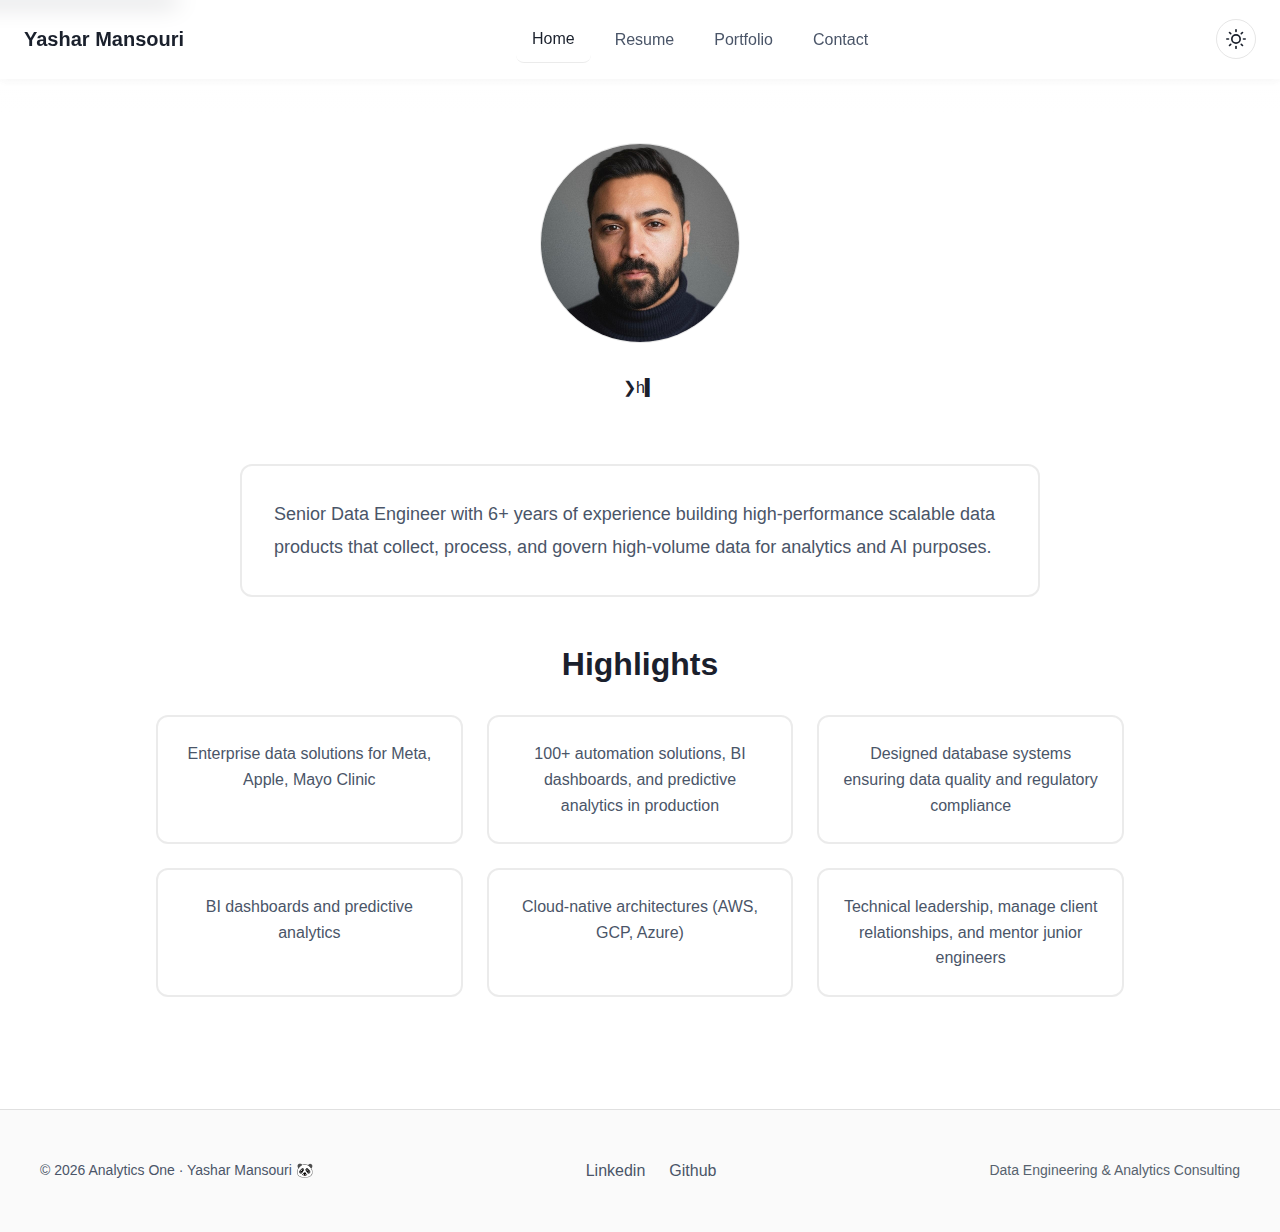
<file: index.html>
<!DOCTYPE html>
<html lang="en" data-theme="dark">

<head>
    <meta charset="UTF-8">
    <meta name="viewport" content="width=device-width, initial-scale=1.0">
    <meta name="description" content="Data Engineer / Tech Consultant helping organizations make better use of their data">
    <meta name="author" content="Yashar Mansouri">

    <!-- SEO Meta Tags -->
    <meta name="keywords" content="Data Engineer, AWS, GCP, Azure, Airflow, Python, ETL, Data Architecture, Cloud Computing">

    <!-- Open Graph / Social Media -->
    <meta property="og:title"
        content="Yashar Mansouri">
    <meta property="og:description" content="Data Engineer / Tech Consultant helping organizations make better use of their data">
    <meta property="og:type" content="website">
    <meta property="og:url" content="https://yasharmansouri.github.io">
    <meta property="og:image" content="https://yasharmansouri.github.io/assets/images/og-image.jpg">

    <title>Yashar Mansouri</title>

    <!-- Favicon -->
    <link rel="icon" type="image/x-icon" href="/assets/images/favicon.ico">
    <link rel="icon" type="image/png" sizes="32x32" href="/assets/images/favicon-32x32.png">
    <link rel="icon" type="image/png" sizes="16x16" href="/assets/images/favicon-16x16.png">
    <link rel="apple-touch-icon" sizes="180x180" href="/assets/images/apple-touch-icon.png">

    <!-- Additional SEO Meta Tags -->
    <meta name="robots" content="index, follow">
    <meta name="googlebot" content="index, follow">
    <link rel="canonical"
        href="https://yasharmansouri.github.io">

    <!-- Twitter Card -->
    <meta name="twitter:card" content="summary_large_image">
    <meta name="twitter:title"
        content="Yashar Mansouri">
    <meta name="twitter:description" content="Data Engineer / Tech Consultant helping organizations make better use of their data">
    <meta name="twitter:image" content="https://yasharmansouri.github.io/assets/images/og-image.jpg">

    <!-- Google Fonts -->
    <link rel="preconnect" href="https://fonts.googleapis.com">
    <link rel="preconnect" href="https://fonts.gstatic.com" crossorigin>
    <link href="https://fonts.googleapis.com/css2?family=JetBrains+Mono:wght@400;700&display=block" rel="stylesheet">

    <!-- CSS -->
    <link rel="stylesheet" href="/styles/themes.css">
    <link rel="stylesheet" href="/styles/main.css">
    <link rel="stylesheet" href="/styles/glassmorphism.css">
    <link rel="stylesheet" href="/styles/components.css">
</head>

<body>
    <!-- Skip to main content link for accessibility -->
    <a href="#main-content" class="skip-to-main">Skip to main content</a>

    <!-- Navigation -->
    <nav class="glass-nav" role="navigation" aria-label="Main navigation">
        <div class="nav-container">
            <!-- Site Logo/Title -->
            <div class="nav-brand">
                <a href="/" aria-label="Home - Yashar Mansouri">Yashar Mansouri</a>
            </div>

            <!-- Mobile Menu Toggle -->
            <button id="mobile-menu-toggle" class="mobile-menu-toggle" aria-expanded="false" aria-controls="nav-menu"
                aria-label="Toggle navigation menu">
                <span class="hamburger-icon">
                    <span></span>
                    <span></span>
                    <span></span>
                </span>
            </button>

            <!-- Navigation Menu -->
            <ul id="nav-menu" class="nav-menu" role="menubar">
                <li role="none">
                    <!-- Regular Menu Item -->
                    <a href="/"
                        class="nav-link active" role="menuitem">
                         Home
                    </a>
                </li>
                <li role="none">
                    <!-- Regular Menu Item -->
                    <a href="/resume.html"
                        class="nav-link" role="menuitem">
                         Resume
                    </a>
                </li>
                <li role="none">
                    <!-- Regular Menu Item -->
                    <a href="/portfolio.html"
                        class="nav-link" role="menuitem">
                         Portfolio
                    </a>
                </li>
                <li role="none">
                    <!-- Regular Menu Item -->
                    <a href="/contact.html"
                        class="nav-link" role="menuitem">
                         Contact
                    </a>
                </li>
            </ul>

            <!-- Theme Toggle Button -->
            <button id="theme-toggle" class="theme-toggle" aria-label="Toggle dark/light mode" aria-pressed="true">
                <span class="theme-icon"></span>
            </button>
        </div>
    </nav>

    <!-- Main Content -->
    <main id="main-content" class="main-container" role="main">
<div class="welcome-page">
    <!-- Hero Section -->
    <section class="hero-section">
        <div class="hero-content">
            <!-- Profile Photo -->
            <div class="profile-photo-container">
                <div class="profile-photo-wrapper glass-border">
                    <img
                        src="/assets/images/profile.jpg"
                        alt="Yashar Mansouri"
                        class="profile-photo"
                        loading="eager">
                </div>
            </div>

            <!-- Greeting and Tagline -->
            <div class="hero-text">
                <div class="terminal-window">
                    <div class="terminal-body">
                        <div class="terminal-input-line">
                            <span class="terminal-prompt">❯</span><span class="terminal-input"><span class="terminal-cursor">▍</span></span>
                        </div>
                        <div class="terminal-output">
                            <div class="terminal-output-line" data-line="0"></div>
                            <div class="terminal-output-line" data-line="1"></div>
                        </div>
                    </div>
                </div>
            </div>
        </div>
    </section>

    <!-- Bio Section -->
    <section class="bio-section">
        <div class="bio-content glass-card">
            <div class="bio-text">
                Senior Data Engineer with 6+ years of experience building high-performance scalable data products that collect, process, and govern high-volume data for analytics and AI purposes.

            </div>
        </div>
    </section>

    <!-- Highlights Section -->
    <section class="highlights-section">
        <h2 class="section-title">Highlights</h2>
        <div class="highlights-grid">
            <div class="highlight-card glass-card">
                <p class="highlight-text">Enterprise data solutions for Meta, Apple, Mayo Clinic</p>
            </div>
            <div class="highlight-card glass-card">
                <p class="highlight-text">100+ automation solutions, BI dashboards, and predictive analytics in production</p>
            </div>
            <div class="highlight-card glass-card">
                <p class="highlight-text">Designed database systems ensuring data quality and regulatory compliance</p>
            </div>
            <div class="highlight-card glass-card">
                <p class="highlight-text">BI dashboards and predictive analytics</p>
            </div>
            <div class="highlight-card glass-card">
                <p class="highlight-text">Cloud-native architectures (AWS, GCP, Azure)</p>
            </div>
            <div class="highlight-card glass-card">
                <p class="highlight-text">Technical leadership, manage client relationships, and mentor junior engineers</p>
            </div>
        </div>
    </section>
</div>
    </main>

    <!-- Footer -->
    <footer class="site-footer" role="contentinfo">
        <div class="footer-container">
            <div class="footer-content">
                <!-- Copyright -->
                <p class="copyright">
                    &copy; 2026 Analytics One &middot; Yashar Mansouri 🐼
                </p>

                <!-- Social Links -->
                <nav class="social-links" aria-label="Social media links">
                    <a href="https://linkedin.com/in/yasharmansouri" target="_blank" rel="noopener noreferrer"
                        aria-label="Linkedin profile">
                        Linkedin
                    </a>
                    <a href="https://github.com/yasharmansouri" target="_blank" rel="noopener noreferrer"
                        aria-label="Github profile">
                        Github
                    </a>
                </nav>

                <!-- Additional Footer Info -->
                <p class="footer-note">
                    Data Engineering &amp; Analytics Consulting
                </p>
            </div>
        </div>
    </footer>

    <!-- Scripts -->
    <script src="/scripts/theme-toggle.js"></script>
    <script src="/scripts/navigation.js"></script>
    <script src="/scripts/typewriter.js"></script>
</body>

</html>
</file>
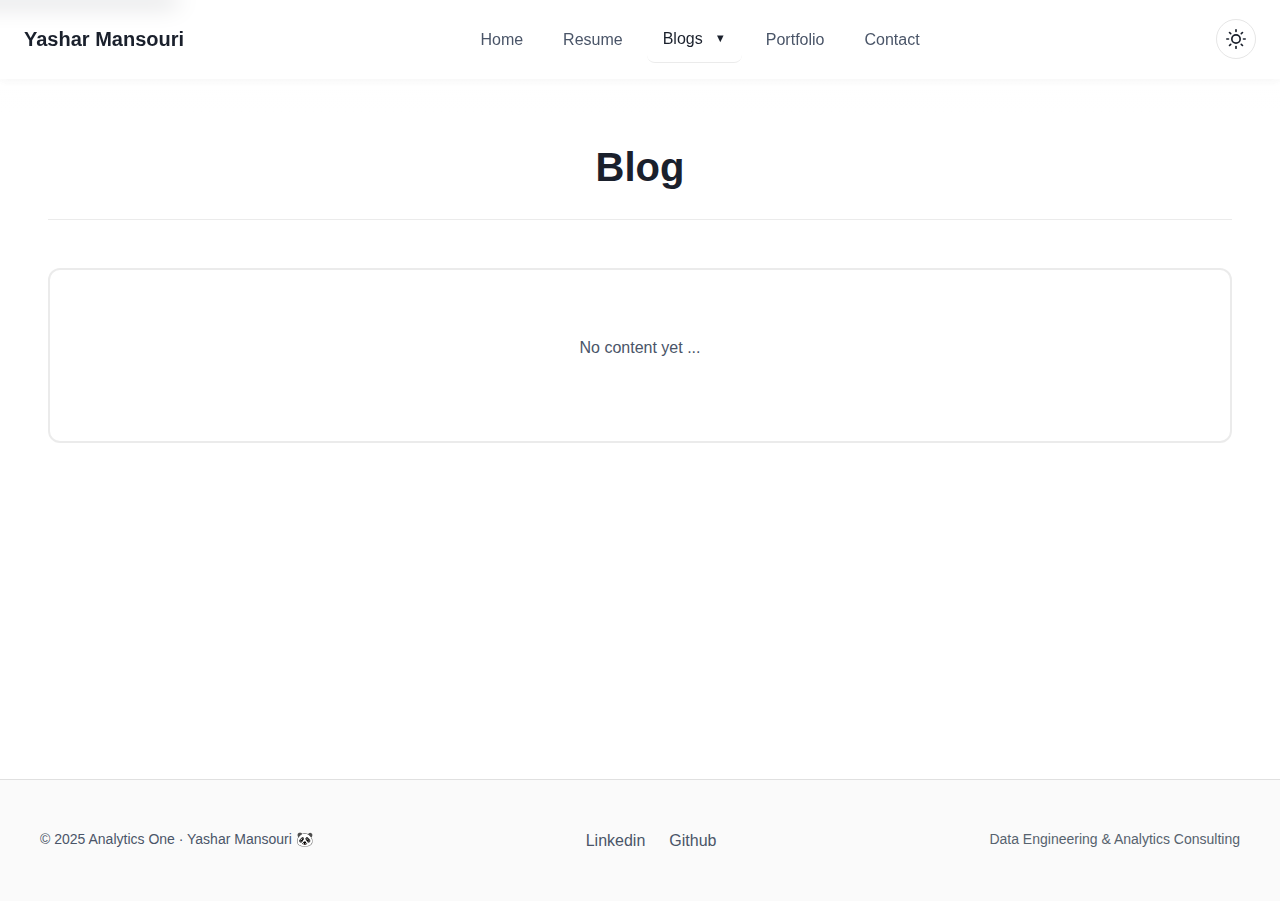
<file: blogs.html>
<!DOCTYPE html>
<html lang="en" data-theme="dark">

<head>
    <meta charset="UTF-8">
    <meta name="viewport" content="width=device-width, initial-scale=1.0">
    <meta name="description" content="Data Engineer / Tech Consultant helping organizations make better use of their data">
    <meta name="author" content="Yashar Mansouri">

    <!-- SEO Meta Tags -->
    <meta name="keywords" content="Data Engineer, AWS, GCP, Azure, Apache Airflow, Python, ETL, Data Architecture, Cloud Computing">

    <!-- Open Graph / Social Media -->
    <meta property="og:title"
        content="Yashar Mansouri - Blogs">
    <meta property="og:description" content="Data Engineer / Tech Consultant helping organizations make better use of their data">
    <meta property="og:type" content="website">
    <meta property="og:url" content="https://yasharmansouri.github.io">
    <meta property="og:image" content="https://yasharmansouri.github.io/assets/images/og-image.jpg">

    <title>Yashar Mansouri - Blogs</title>

    <!-- Favicon -->
    <link rel="icon" type="image/x-icon" href="/assets/images/favicon.ico">
    <link rel="icon" type="image/png" sizes="32x32" href="/assets/images/favicon-32x32.png">
    <link rel="icon" type="image/png" sizes="16x16" href="/assets/images/favicon-16x16.png">
    <link rel="apple-touch-icon" sizes="180x180" href="/assets/images/apple-touch-icon.png">

    <!-- Additional SEO Meta Tags -->
    <meta name="robots" content="index, follow">
    <meta name="googlebot" content="index, follow">
    <link rel="canonical"
        href="https://yasharmansouri.github.io/blogs.html">

    <!-- Twitter Card -->
    <meta name="twitter:card" content="summary_large_image">
    <meta name="twitter:title"
        content="Yashar Mansouri - Blogs">
    <meta name="twitter:description" content="Data Engineer / Tech Consultant helping organizations make better use of their data">
    <meta name="twitter:image" content="https://yasharmansouri.github.io/assets/images/og-image.jpg">

    <!-- Google Fonts -->
    <link rel="preconnect" href="https://fonts.googleapis.com">
    <link rel="preconnect" href="https://fonts.gstatic.com" crossorigin>
    <link href="https://fonts.googleapis.com/css2?family=Caveat:wght@700&display=block" rel="stylesheet">

    <!-- CSS -->
    <link rel="stylesheet" href="/styles/themes.css">
    <link rel="stylesheet" href="/styles/main.css">
    <link rel="stylesheet" href="/styles/glassmorphism.css">
    <link rel="stylesheet" href="/styles/components.css">
</head>

<body>
    <!-- Skip to main content link for accessibility -->
    <a href="#main-content" class="skip-to-main">Skip to main content</a>

    <!-- Navigation -->
    <nav class="glass-nav" role="navigation" aria-label="Main navigation">
        <div class="nav-container">
            <!-- Site Logo/Title -->
            <div class="nav-brand">
                <a href="/" aria-label="Home - Yashar Mansouri">Yashar Mansouri</a>
            </div>

            <!-- Mobile Menu Toggle -->
            <button id="mobile-menu-toggle" class="mobile-menu-toggle" aria-expanded="false" aria-controls="nav-menu"
                aria-label="Toggle navigation menu">
                <span class="hamburger-icon">
                    <span></span>
                    <span></span>
                    <span></span>
                </span>
            </button>

            <!-- Navigation Menu -->
            <ul id="nav-menu" class="nav-menu" role="menubar">
                <li role="none">
                    <!-- Regular Menu Item -->
                    <a href="/"
                        class="nav-link" role="menuitem">
                         Home
                    </a>
                </li>
                <li role="none">
                    <!-- Regular Menu Item -->
                    <a href="/resume.html"
                        class="nav-link" role="menuitem">
                         Resume
                    </a>
                </li>
                <li role="none">
                    <!-- Blogs with Dropdown -->
                    <div class="nav-item-dropdown">
                        <a href="/blogs.html"
                            class="nav-link active" role="menuitem"
                            aria-haspopup="true" aria-expanded="false">
                             Blogs
                            <span class="dropdown-arrow">▼</span>
                        </a>
                    </div>
                </li>
                <li role="none">
                    <!-- Regular Menu Item -->
                    <a href="/portfolio.html"
                        class="nav-link" role="menuitem">
                         Portfolio
                    </a>
                </li>
                <li role="none">
                    <!-- Regular Menu Item -->
                    <a href="/contact.html"
                        class="nav-link" role="menuitem">
                         Contact
                    </a>
                </li>
            </ul>

            <!-- Theme Toggle Button -->
            <button id="theme-toggle" class="theme-toggle" aria-label="Toggle dark/light mode" aria-pressed="true">
                <span class="theme-icon"></span>
            </button>
        </div>
    </nav>

    <!-- Main Content -->
    <main id="main-content" class="main-container" role="main">
<div class="blogs-page">
    <!-- Page Header -->
    <header class="page-header">
        <h1 class="page-title">Blog</h1>
    </header>

    <!-- Blog Posts Grid -->
    <!-- Empty State -->
    <div class="empty-state glass-card">
        <p class="empty-state-message">No content yet ...</p>
    </div>
</div>
    </main>

    <!-- Footer -->
    <footer class="site-footer" role="contentinfo">
        <div class="footer-container">
            <div class="footer-content">
                <!-- Copyright -->
                <p class="copyright">
                    &copy; 2025 Analytics One &middot; Yashar Mansouri 🐼
                </p>

                <!-- Social Links -->
                <nav class="social-links" aria-label="Social media links">
                    <a href="https://linkedin.com/in/yasharmansouri" target="_blank" rel="noopener noreferrer"
                        aria-label="Linkedin profile">
                        Linkedin
                    </a>
                    <a href="https://github.com/yasharmansouri" target="_blank" rel="noopener noreferrer"
                        aria-label="Github profile">
                        Github
                    </a>
                </nav>

                <!-- Additional Footer Info -->
                <p class="footer-note">
                    Data Engineering &amp; Analytics Consulting
                </p>
            </div>
        </div>
    </footer>

    <!-- Scripts -->
    <script src="/scripts/theme-toggle.js"></script>
    <script src="/scripts/navigation.js"></script>
    <script src="/scripts/typewriter.js"></script>
</body>

</html>
</file>
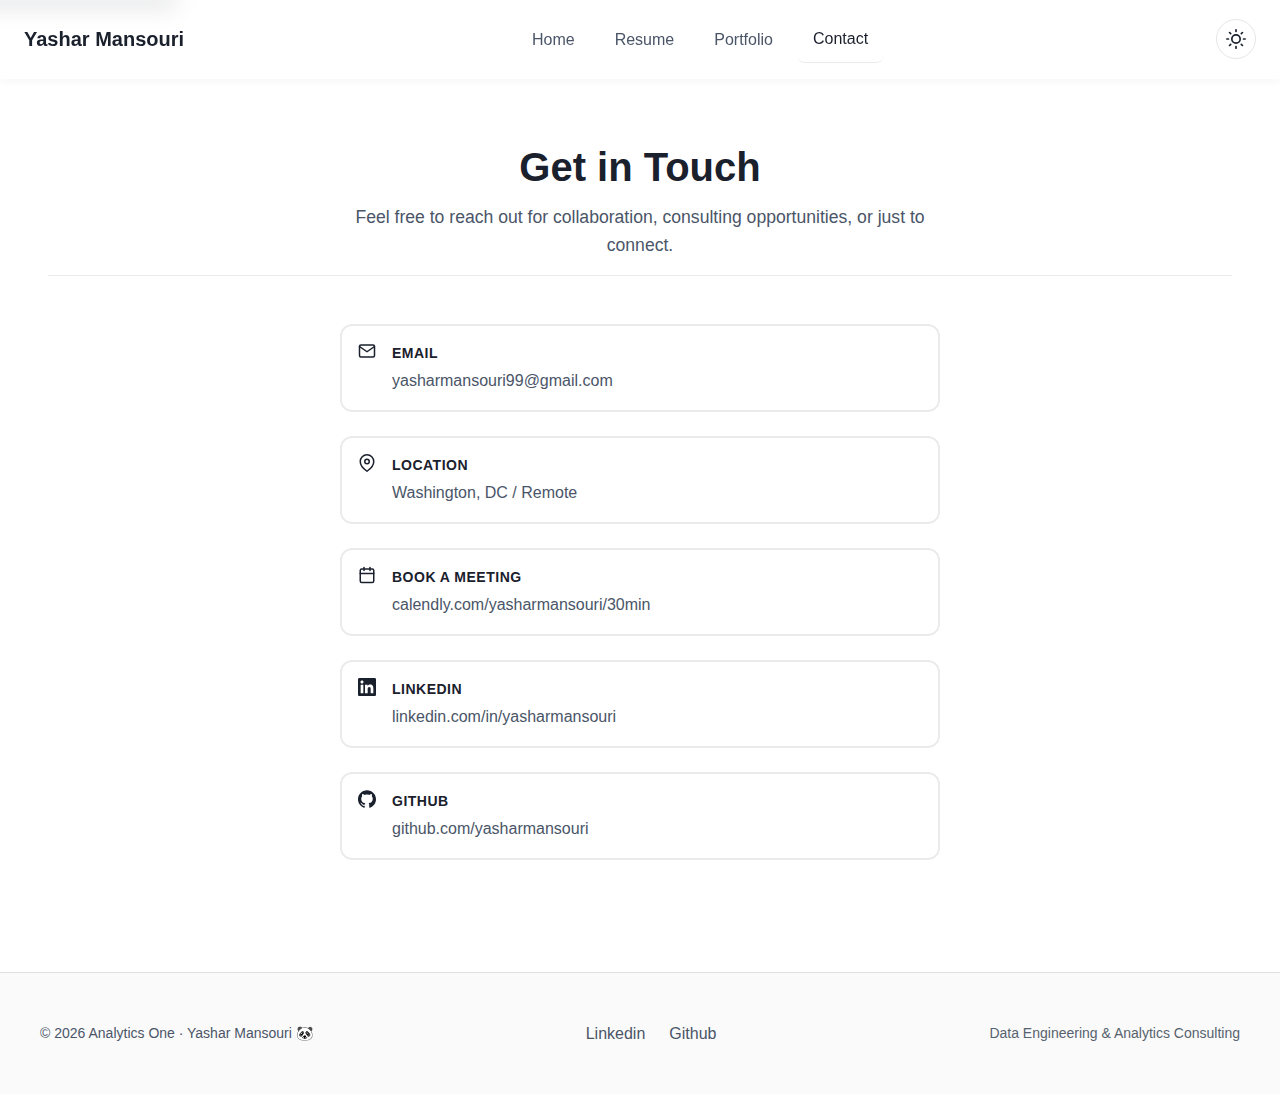
<file: contact.html>
<!DOCTYPE html>
<html lang="en" data-theme="dark">

<head>
    <meta charset="UTF-8">
    <meta name="viewport" content="width=device-width, initial-scale=1.0">
    <meta name="description" content="Data Engineer / Tech Consultant helping organizations make better use of their data">
    <meta name="author" content="Yashar Mansouri">

    <!-- SEO Meta Tags -->
    <meta name="keywords" content="Data Engineer, AWS, GCP, Azure, Airflow, Python, ETL, Data Architecture, Cloud Computing">

    <!-- Open Graph / Social Media -->
    <meta property="og:title"
        content="Yashar Mansouri - Contact">
    <meta property="og:description" content="Data Engineer / Tech Consultant helping organizations make better use of their data">
    <meta property="og:type" content="website">
    <meta property="og:url" content="https://yasharmansouri.github.io">
    <meta property="og:image" content="https://yasharmansouri.github.io/assets/images/og-image.jpg">

    <title>Yashar Mansouri - Contact</title>

    <!-- Favicon -->
    <link rel="icon" type="image/x-icon" href="/assets/images/favicon.ico">
    <link rel="icon" type="image/png" sizes="32x32" href="/assets/images/favicon-32x32.png">
    <link rel="icon" type="image/png" sizes="16x16" href="/assets/images/favicon-16x16.png">
    <link rel="apple-touch-icon" sizes="180x180" href="/assets/images/apple-touch-icon.png">

    <!-- Additional SEO Meta Tags -->
    <meta name="robots" content="index, follow">
    <meta name="googlebot" content="index, follow">
    <link rel="canonical"
        href="https://yasharmansouri.github.io/contact.html">

    <!-- Twitter Card -->
    <meta name="twitter:card" content="summary_large_image">
    <meta name="twitter:title"
        content="Yashar Mansouri - Contact">
    <meta name="twitter:description" content="Data Engineer / Tech Consultant helping organizations make better use of their data">
    <meta name="twitter:image" content="https://yasharmansouri.github.io/assets/images/og-image.jpg">

    <!-- Google Fonts -->
    <link rel="preconnect" href="https://fonts.googleapis.com">
    <link rel="preconnect" href="https://fonts.gstatic.com" crossorigin>
    <link href="https://fonts.googleapis.com/css2?family=JetBrains+Mono:wght@400;700&display=block" rel="stylesheet">

    <!-- CSS -->
    <link rel="stylesheet" href="/styles/themes.css">
    <link rel="stylesheet" href="/styles/main.css">
    <link rel="stylesheet" href="/styles/glassmorphism.css">
    <link rel="stylesheet" href="/styles/components.css">
</head>

<body>
    <!-- Skip to main content link for accessibility -->
    <a href="#main-content" class="skip-to-main">Skip to main content</a>

    <!-- Navigation -->
    <nav class="glass-nav" role="navigation" aria-label="Main navigation">
        <div class="nav-container">
            <!-- Site Logo/Title -->
            <div class="nav-brand">
                <a href="/" aria-label="Home - Yashar Mansouri">Yashar Mansouri</a>
            </div>

            <!-- Mobile Menu Toggle -->
            <button id="mobile-menu-toggle" class="mobile-menu-toggle" aria-expanded="false" aria-controls="nav-menu"
                aria-label="Toggle navigation menu">
                <span class="hamburger-icon">
                    <span></span>
                    <span></span>
                    <span></span>
                </span>
            </button>

            <!-- Navigation Menu -->
            <ul id="nav-menu" class="nav-menu" role="menubar">
                <li role="none">
                    <!-- Regular Menu Item -->
                    <a href="/"
                        class="nav-link" role="menuitem">
                         Home
                    </a>
                </li>
                <li role="none">
                    <!-- Regular Menu Item -->
                    <a href="/resume.html"
                        class="nav-link" role="menuitem">
                         Resume
                    </a>
                </li>
                <li role="none">
                    <!-- Regular Menu Item -->
                    <a href="/portfolio.html"
                        class="nav-link" role="menuitem">
                         Portfolio
                    </a>
                </li>
                <li role="none">
                    <!-- Regular Menu Item -->
                    <a href="/contact.html"
                        class="nav-link active" role="menuitem">
                         Contact
                    </a>
                </li>
            </ul>

            <!-- Theme Toggle Button -->
            <button id="theme-toggle" class="theme-toggle" aria-label="Toggle dark/light mode" aria-pressed="true">
                <span class="theme-icon"></span>
            </button>
        </div>
    </nav>

    <!-- Main Content -->
    <main id="main-content" class="main-container" role="main">
<div class="contact-page">
    <!-- Page Header -->
    <header class="page-header">
        <h1 class="page-title">Get in Touch</h1>
        <p class="page-subtitle">Feel free to reach out for collaboration, consulting opportunities,
or just to connect.
</p>
    </header>

    <!-- Contact Information List -->
    <div class="contact-info-list">
        <ul class="contact-list">
            <!-- Email -->
            <li class="contact-list-item">
                <svg class="contact-icon contact-icon-outline" xmlns="http://www.w3.org/2000/svg" viewBox="0 0 24 24" fill="none" stroke="currentColor" stroke-width="2" stroke-linecap="round" stroke-linejoin="round"><path d="M4 4h16c1.1 0 2 .9 2 2v12c0 1.1-.9 2-2 2H4c-1.1 0-2-.9-2-2V6c0-1.1.9-2 2-2z"></path><polyline points="22,6 12,13 2,6"></polyline></svg>
                <div class="contact-info">
                    <strong>Email</strong>
                    <a href="mailto:yasharmansouri99@gmail.com" class="contact-list-link">
                        yasharmansouri99@gmail.com
                    </a>
                </div>
            </li>

            <!-- Location -->
            <li class="contact-list-item">
                <svg class="contact-icon contact-icon-outline" xmlns="http://www.w3.org/2000/svg" viewBox="0 0 24 24" fill="none" stroke="currentColor" stroke-width="2" stroke-linecap="round" stroke-linejoin="round"><path d="M21 10c0 7-9 13-9 13s-9-6-9-13a9 9 0 0 1 18 0z"></path><circle cx="12" cy="10" r="3"></circle></svg>
                <div class="contact-info">
                    <strong>Location</strong>
                    <span>Washington, DC / Remote</span>
                </div>
            </li>

            <!-- Calendly -->
            <li class="contact-list-item">
                <svg class="contact-icon contact-icon-outline" xmlns="http://www.w3.org/2000/svg" viewBox="0 0 24 24" fill="none" stroke="currentColor" stroke-width="2" stroke-linecap="round" stroke-linejoin="round"><rect x="3" y="4" width="18" height="18" rx="2" ry="2"></rect><line x1="16" y1="2" x2="16" y2="6"></line><line x1="8" y1="2" x2="8" y2="6"></line><line x1="3" y1="10" x2="21" y2="10"></line></svg>
                <div class="contact-info">
                    <strong>Book a Meeting</strong>
                    <a href="https://calendly.com/yasharmansouri/30min"
                       target="_blank"
                       rel="noopener noreferrer"
                       class="contact-list-link">
                        calendly.com/yasharmansouri/30min
                    </a>
                </div>
            </li>

            <!-- LinkedIn -->
            <li class="contact-list-item">
                <svg class="contact-icon" role="img" viewBox="0 0 24 24" xmlns="http://www.w3.org/2000/svg" fill="currentColor"><path d="M20.447 20.452h-3.554v-5.569c0-1.328-.027-3.037-1.852-3.037-1.853 0-2.136 1.445-2.136 2.939v5.667H9.351V9h3.414v1.561h.046c.477-.9 1.637-1.85 3.37-1.85 3.601 0 4.267 2.37 4.267 5.455v6.286zM5.337 7.433c-1.144 0-2.063-.926-2.063-2.065 0-1.138.92-2.063 2.063-2.063 1.14 0 2.064.925 2.064 2.063 0 1.139-.925 2.065-2.064 2.065zm1.782 13.019H3.555V9h3.564v11.452zM22.225 0H1.771C.792 0 0 .774 0 1.729v20.542C0 23.227.792 24 1.771 24h20.451C23.2 24 24 23.227 24 22.271V1.729C24 .774 23.2 0 22.222 0h.003z"/></svg>
                <div class="contact-info">
                    <strong>LinkedIn</strong>
                    <a href="https://linkedin.com/in/yasharmansouri"
                       target="_blank"
                       rel="noopener noreferrer"
                       class="contact-list-link">
                        linkedin.com/in/yasharmansouri
                    </a>
                </div>
            </li>

            <!-- GitHub -->
            <li class="contact-list-item">
                <svg class="contact-icon" role="img" viewBox="0 0 24 24" xmlns="http://www.w3.org/2000/svg" fill="currentColor"><path d="M12 .297c-6.63 0-12 5.373-12 12 0 5.303 3.438 9.8 8.205 11.385.6.113.82-.258.82-.577 0-.285-.01-1.04-.015-2.04-3.338.724-4.042-1.61-4.042-1.61C4.422 18.07 3.633 17.7 3.633 17.7c-1.087-.744.084-.729.084-.729 1.205.084 1.838 1.236 1.838 1.236 1.07 1.835 2.809 1.305 3.495.998.108-.776.417-1.305.76-1.605-2.665-.3-5.466-1.332-5.466-5.93 0-1.31.465-2.38 1.235-3.22-.135-.303-.54-1.523.105-3.176 0 0 1.005-.322 3.3 1.23.96-.267 1.98-.399 3-.405 1.02.006 2.04.138 3 .405 2.28-1.552 3.285-1.23 3.285-1.23.645 1.653.24 2.873.12 3.176.765.84 1.23 1.91 1.23 3.22 0 4.61-2.805 5.625-5.475 5.92.42.36.81 1.096.81 2.22 0 1.606-.015 2.896-.015 3.286 0 .315.21.69.825.57C20.565 22.092 24 17.592 24 12.297c0-6.627-5.373-12-12-12"/></svg>
                <div class="contact-info">
                    <strong>GitHub</strong>
                    <a href="https://github.com/yasharmansouri"
                       target="_blank"
                       rel="noopener noreferrer"
                       class="contact-list-link">
                        github.com/yasharmansouri
                    </a>
                </div>
            </li>
        </ul>
    </div>

    <!-- Additional Contact Note -->
</div>
    </main>

    <!-- Footer -->
    <footer class="site-footer" role="contentinfo">
        <div class="footer-container">
            <div class="footer-content">
                <!-- Copyright -->
                <p class="copyright">
                    &copy; 2026 Analytics One &middot; Yashar Mansouri 🐼
                </p>

                <!-- Social Links -->
                <nav class="social-links" aria-label="Social media links">
                    <a href="https://linkedin.com/in/yasharmansouri" target="_blank" rel="noopener noreferrer"
                        aria-label="Linkedin profile">
                        Linkedin
                    </a>
                    <a href="https://github.com/yasharmansouri" target="_blank" rel="noopener noreferrer"
                        aria-label="Github profile">
                        Github
                    </a>
                </nav>

                <!-- Additional Footer Info -->
                <p class="footer-note">
                    Data Engineering &amp; Analytics Consulting
                </p>
            </div>
        </div>
    </footer>

    <!-- Scripts -->
    <script src="/scripts/theme-toggle.js"></script>
    <script src="/scripts/navigation.js"></script>
    <script src="/scripts/typewriter.js"></script>
</body>

</html>
</file>
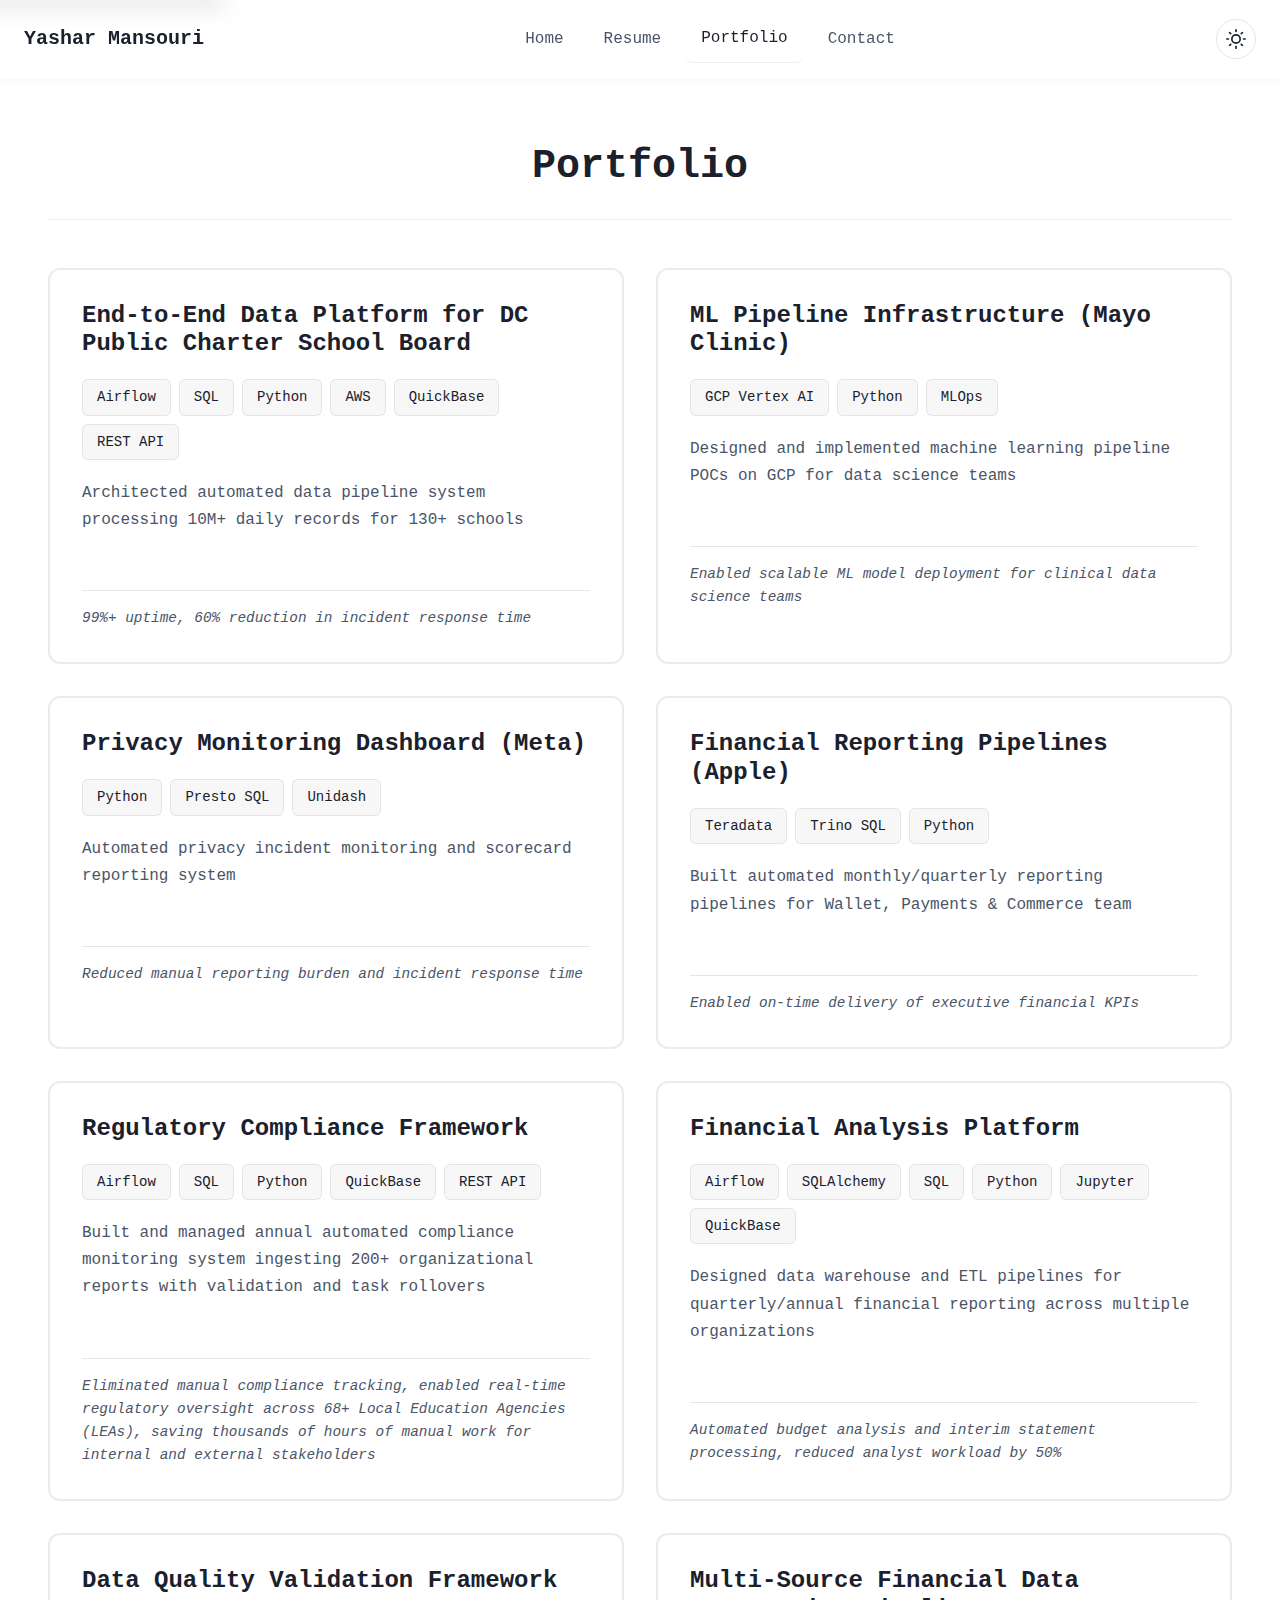
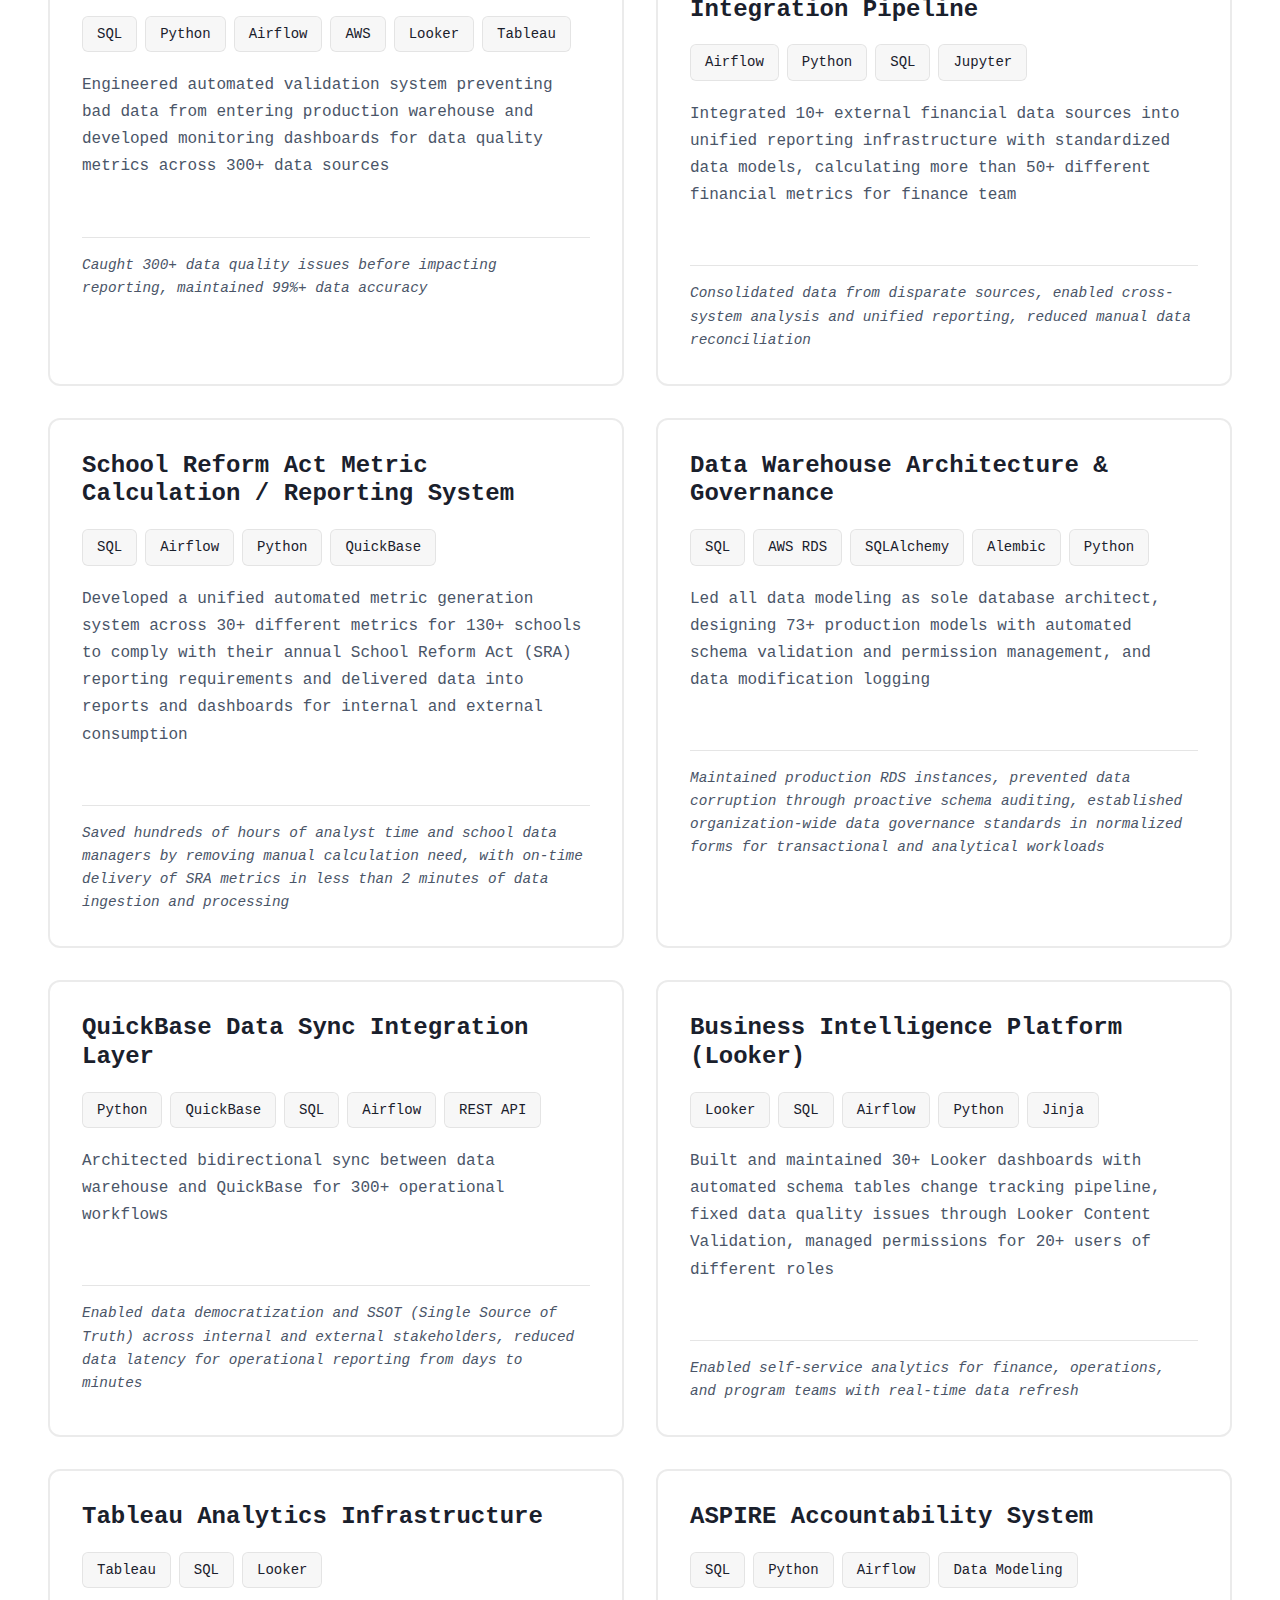
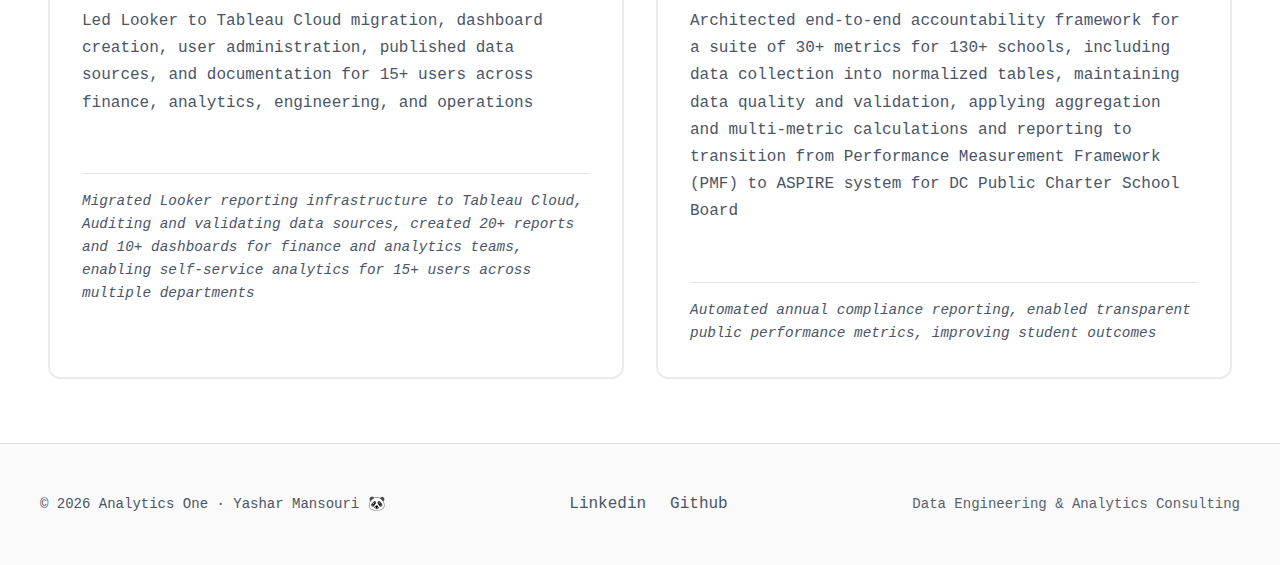
<file: portfolio.html>
<!DOCTYPE html>
<html lang="en" data-theme="dark">

<head>
    <meta charset="UTF-8">
    <meta name="viewport" content="width=device-width, initial-scale=1.0">
    <meta name="description" content="Data Engineer / Tech Consultant helping organizations make better use of their data">
    <meta name="author" content="Yashar Mansouri">

    <!-- SEO Meta Tags -->
    <meta name="keywords" content="Data Engineer, AWS, GCP, Azure, Airflow, Python, ETL, Data Architecture, Cloud Computing">

    <!-- Open Graph / Social Media -->
    <meta property="og:title"
        content="Yashar Mansouri - Portfolio">
    <meta property="og:description" content="Data Engineer / Tech Consultant helping organizations make better use of their data">
    <meta property="og:type" content="website">
    <meta property="og:url" content="https://yasharmansouri.github.io">
    <meta property="og:image" content="https://yasharmansouri.github.io/assets/images/og-image.jpg">

    <title>Yashar Mansouri - Portfolio</title>

    <!-- Favicon -->
    <link rel="icon" type="image/x-icon" href="/assets/images/favicon.ico">
    <link rel="icon" type="image/png" sizes="32x32" href="/assets/images/favicon-32x32.png">
    <link rel="icon" type="image/png" sizes="16x16" href="/assets/images/favicon-16x16.png">
    <link rel="apple-touch-icon" sizes="180x180" href="/assets/images/apple-touch-icon.png">

    <!-- Additional SEO Meta Tags -->
    <meta name="robots" content="index, follow">
    <meta name="googlebot" content="index, follow">
    <link rel="canonical"
        href="https://yasharmansouri.github.io/portfolio.html">

    <!-- Twitter Card -->
    <meta name="twitter:card" content="summary_large_image">
    <meta name="twitter:title"
        content="Yashar Mansouri - Portfolio">
    <meta name="twitter:description" content="Data Engineer / Tech Consultant helping organizations make better use of their data">
    <meta name="twitter:image" content="https://yasharmansouri.github.io/assets/images/og-image.jpg">

    <!-- Security -->
    <meta http-equiv="Content-Security-Policy" content="default-src 'self'; script-src 'self' 'unsafe-inline' https://cdnjs.cloudflare.com; style-src 'self' 'unsafe-inline' https://fonts.googleapis.com https://cdnjs.cloudflare.com; font-src https://fonts.gstatic.com; img-src 'self' data:; connect-src 'self';">
    <meta http-equiv="X-Content-Type-Options" content="nosniff">

    <!-- Theme Color -->
    <meta name="theme-color" content="#000000" media="(prefers-color-scheme: dark)">
    <meta name="theme-color" content="#ffffff" media="(prefers-color-scheme: light)">

    <!-- Google Fonts -->
    <link rel="preconnect" href="https://fonts.googleapis.com">
    <link rel="preconnect" href="https://fonts.gstatic.com" crossorigin>
    <link href="https://fonts.googleapis.com/css2?family=JetBrains+Mono:wght@400;700&display=swap" rel="stylesheet">

    <!-- CSS -->
    <link rel="stylesheet" href="/styles/styles.css">

</head>

<body>
    <!-- Skip to main content link for accessibility -->
    <a href="#main-content" class="skip-to-main">Skip to main content</a>

    <!-- Navigation -->
    <nav class="glass-nav" role="navigation" aria-label="Main navigation">
        <div class="nav-container">
            <!-- Site Logo/Title -->
            <div class="nav-brand">
                <a href="/" aria-label="Home - Yashar Mansouri">Yashar Mansouri</a>
            </div>

            <!-- Mobile Menu Toggle -->
            <button id="mobile-menu-toggle" class="mobile-menu-toggle" aria-expanded="false" aria-controls="nav-menu"
                aria-label="Toggle navigation menu">
                <span class="hamburger-icon">
                    <span></span>
                    <span></span>
                    <span></span>
                </span>
            </button>

            <!-- Navigation Menu -->
            <ul id="nav-menu" class="nav-menu" role="menubar">
                <li role="none">
                    <!-- Regular Menu Item -->
                    <a href="/"
                        class="nav-link" role="menuitem">
                         Home
                    </a>
                </li>
                <li role="none">
                    <!-- Regular Menu Item -->
                    <a href="/resume.html"
                        class="nav-link" role="menuitem">
                         Resume
                    </a>
                </li>
                <li role="none">
                    <!-- Regular Menu Item -->
                    <a href="/portfolio.html"
                        class="nav-link active" role="menuitem">
                         Portfolio
                    </a>
                </li>
                <li role="none">
                    <!-- Regular Menu Item -->
                    <a href="/contact.html"
                        class="nav-link" role="menuitem">
                         Contact
                    </a>
                </li>
            </ul>

            <!-- Theme Toggle Button -->
            <button id="theme-toggle" class="theme-toggle" aria-label="Toggle dark/light mode" aria-pressed="true">
                <span class="theme-icon"></span>
            </button>
        </div>
    </nav>

    <!-- Main Content -->
    <main id="main-content" class="main-container" role="main">
<div class="portfolio-page">
    <!-- Page Header -->
    <header class="page-header">
        <h1 class="page-title">Portfolio</h1>
    </header>

    <!-- Projects Grid -->
    <div class="projects-grid">
            <article class="project-card glass-card">
                <!-- Project Header -->
                <header class="project-header">
                    <h2 class="project-name">End-to-End Data Platform for DC Public Charter School Board</h2>

                    <!-- Tech Stack Badges -->
                    <div class="tech-badges">
                        <span class="tech-badge">Airflow</span>
                        <span class="tech-badge">SQL</span>
                        <span class="tech-badge">Python</span>
                        <span class="tech-badge">AWS</span>
                        <span class="tech-badge">QuickBase</span>
                        <span class="tech-badge">REST API</span>
                    </div>
                </header>

                <!-- Project Description -->
                <div class="project-description">
                    <p>Architected automated data pipeline system processing 10M+ daily records for 130+ schools</p>
                </div>

                <!-- Impact Statement -->
                <div class="project-impact">
                    <span class="impact-icon">📊</span>
                    <p class="impact-text">99%+ uptime, 60% reduction in incident response time</p>
                </div>

                <!-- Project Links -->
            </article>
            <article class="project-card glass-card">
                <!-- Project Header -->
                <header class="project-header">
                    <h2 class="project-name">ML Pipeline Infrastructure (Mayo Clinic)</h2>

                    <!-- Tech Stack Badges -->
                    <div class="tech-badges">
                        <span class="tech-badge">GCP Vertex AI</span>
                        <span class="tech-badge">Python</span>
                        <span class="tech-badge">MLOps</span>
                    </div>
                </header>

                <!-- Project Description -->
                <div class="project-description">
                    <p>Designed and implemented machine learning pipeline POCs on GCP for data science teams</p>
                </div>

                <!-- Impact Statement -->
                <div class="project-impact">
                    <span class="impact-icon">📊</span>
                    <p class="impact-text">Enabled scalable ML model deployment for clinical data science teams</p>
                </div>

                <!-- Project Links -->
            </article>
            <article class="project-card glass-card">
                <!-- Project Header -->
                <header class="project-header">
                    <h2 class="project-name">Privacy Monitoring Dashboard (Meta)</h2>

                    <!-- Tech Stack Badges -->
                    <div class="tech-badges">
                        <span class="tech-badge">Python</span>
                        <span class="tech-badge">Presto SQL</span>
                        <span class="tech-badge">Unidash</span>
                    </div>
                </header>

                <!-- Project Description -->
                <div class="project-description">
                    <p>Automated privacy incident monitoring and scorecard reporting system</p>
                </div>

                <!-- Impact Statement -->
                <div class="project-impact">
                    <span class="impact-icon">📊</span>
                    <p class="impact-text">Reduced manual reporting burden and incident response time</p>
                </div>

                <!-- Project Links -->
            </article>
            <article class="project-card glass-card">
                <!-- Project Header -->
                <header class="project-header">
                    <h2 class="project-name">Financial Reporting Pipelines (Apple)</h2>

                    <!-- Tech Stack Badges -->
                    <div class="tech-badges">
                        <span class="tech-badge">Teradata</span>
                        <span class="tech-badge">Trino SQL</span>
                        <span class="tech-badge">Python</span>
                    </div>
                </header>

                <!-- Project Description -->
                <div class="project-description">
                    <p>Built automated monthly/quarterly reporting pipelines for Wallet, Payments &amp; Commerce team</p>
                </div>

                <!-- Impact Statement -->
                <div class="project-impact">
                    <span class="impact-icon">📊</span>
                    <p class="impact-text">Enabled on-time delivery of executive financial KPIs</p>
                </div>

                <!-- Project Links -->
            </article>
            <article class="project-card glass-card">
                <!-- Project Header -->
                <header class="project-header">
                    <h2 class="project-name">Regulatory Compliance Framework</h2>

                    <!-- Tech Stack Badges -->
                    <div class="tech-badges">
                        <span class="tech-badge">Airflow</span>
                        <span class="tech-badge">SQL</span>
                        <span class="tech-badge">Python</span>
                        <span class="tech-badge">QuickBase</span>
                        <span class="tech-badge">REST API</span>
                    </div>
                </header>

                <!-- Project Description -->
                <div class="project-description">
                    <p>Built and managed annual automated compliance monitoring system ingesting 200+ organizational reports with validation and task rollovers</p>
                </div>

                <!-- Impact Statement -->
                <div class="project-impact">
                    <span class="impact-icon">📊</span>
                    <p class="impact-text">Eliminated manual compliance tracking, enabled real-time regulatory oversight across 68+ Local Education Agencies (LEAs), saving thousands of hours of manual work for internal and external stakeholders</p>
                </div>

                <!-- Project Links -->
            </article>
            <article class="project-card glass-card">
                <!-- Project Header -->
                <header class="project-header">
                    <h2 class="project-name">Financial Analysis Platform</h2>

                    <!-- Tech Stack Badges -->
                    <div class="tech-badges">
                        <span class="tech-badge">Airflow</span>
                        <span class="tech-badge">SQLAlchemy</span>
                        <span class="tech-badge">SQL</span>
                        <span class="tech-badge">Python</span>
                        <span class="tech-badge">Jupyter</span>
                        <span class="tech-badge">QuickBase</span>
                    </div>
                </header>

                <!-- Project Description -->
                <div class="project-description">
                    <p>Designed data warehouse and ETL pipelines for quarterly/annual financial reporting across multiple organizations</p>
                </div>

                <!-- Impact Statement -->
                <div class="project-impact">
                    <span class="impact-icon">📊</span>
                    <p class="impact-text">Automated budget analysis and interim statement processing, reduced analyst workload by 50%</p>
                </div>

                <!-- Project Links -->
            </article>
            <article class="project-card glass-card">
                <!-- Project Header -->
                <header class="project-header">
                    <h2 class="project-name">Data Quality Validation Framework</h2>

                    <!-- Tech Stack Badges -->
                    <div class="tech-badges">
                        <span class="tech-badge">SQL</span>
                        <span class="tech-badge">Python</span>
                        <span class="tech-badge">Airflow</span>
                        <span class="tech-badge">AWS</span>
                        <span class="tech-badge">Looker</span>
                        <span class="tech-badge">Tableau</span>
                    </div>
                </header>

                <!-- Project Description -->
                <div class="project-description">
                    <p>Engineered automated validation system preventing bad data from entering production warehouse and developed monitoring dashboards for data quality metrics across 300+ data sources</p>
                </div>

                <!-- Impact Statement -->
                <div class="project-impact">
                    <span class="impact-icon">📊</span>
                    <p class="impact-text">Caught 300+ data quality issues before impacting reporting, maintained 99%+ data accuracy</p>
                </div>

                <!-- Project Links -->
            </article>
            <article class="project-card glass-card">
                <!-- Project Header -->
                <header class="project-header">
                    <h2 class="project-name">Multi-Source Financial Data Integration Pipeline</h2>

                    <!-- Tech Stack Badges -->
                    <div class="tech-badges">
                        <span class="tech-badge">Airflow</span>
                        <span class="tech-badge">Python</span>
                        <span class="tech-badge">SQL</span>
                        <span class="tech-badge">Jupyter</span>
                    </div>
                </header>

                <!-- Project Description -->
                <div class="project-description">
                    <p>Integrated 10+ external financial data sources into unified reporting infrastructure with standardized data models, calculating more than 50+ different financial metrics for finance team</p>
                </div>

                <!-- Impact Statement -->
                <div class="project-impact">
                    <span class="impact-icon">📊</span>
                    <p class="impact-text">Consolidated data from disparate sources, enabled cross-system analysis and unified reporting, reduced manual data reconciliation</p>
                </div>

                <!-- Project Links -->
            </article>
            <article class="project-card glass-card">
                <!-- Project Header -->
                <header class="project-header">
                    <h2 class="project-name">School Reform Act Metric Calculation / Reporting System</h2>

                    <!-- Tech Stack Badges -->
                    <div class="tech-badges">
                        <span class="tech-badge">SQL</span>
                        <span class="tech-badge">Airflow</span>
                        <span class="tech-badge">Python</span>
                        <span class="tech-badge">QuickBase</span>
                    </div>
                </header>

                <!-- Project Description -->
                <div class="project-description">
                    <p>Developed a unified automated metric generation system across 30+ different metrics for 130+ schools to comply with their annual School Reform Act (SRA) reporting requirements and delivered data into reports and dashboards for internal and external consumption</p>
                </div>

                <!-- Impact Statement -->
                <div class="project-impact">
                    <span class="impact-icon">📊</span>
                    <p class="impact-text">Saved hundreds of hours of analyst time and school data managers by removing manual calculation need, with on-time delivery of SRA metrics in less than 2 minutes of data ingestion and processing</p>
                </div>

                <!-- Project Links -->
            </article>
            <article class="project-card glass-card">
                <!-- Project Header -->
                <header class="project-header">
                    <h2 class="project-name">Data Warehouse Architecture &amp; Governance</h2>

                    <!-- Tech Stack Badges -->
                    <div class="tech-badges">
                        <span class="tech-badge">SQL</span>
                        <span class="tech-badge">AWS RDS</span>
                        <span class="tech-badge">SQLAlchemy</span>
                        <span class="tech-badge">Alembic</span>
                        <span class="tech-badge">Python</span>
                    </div>
                </header>

                <!-- Project Description -->
                <div class="project-description">
                    <p>Led all data modeling as sole database architect, designing 73+ production models with automated schema validation and permission management, and  data modification logging</p>
                </div>

                <!-- Impact Statement -->
                <div class="project-impact">
                    <span class="impact-icon">📊</span>
                    <p class="impact-text">Maintained production RDS instances, prevented data corruption through proactive schema auditing, established organization-wide data governance standards in normalized forms for transactional and analytical workloads</p>
                </div>

                <!-- Project Links -->
            </article>
            <article class="project-card glass-card">
                <!-- Project Header -->
                <header class="project-header">
                    <h2 class="project-name">QuickBase Data Sync Integration Layer</h2>

                    <!-- Tech Stack Badges -->
                    <div class="tech-badges">
                        <span class="tech-badge">Python</span>
                        <span class="tech-badge">QuickBase</span>
                        <span class="tech-badge">SQL</span>
                        <span class="tech-badge">Airflow</span>
                        <span class="tech-badge">REST API</span>
                    </div>
                </header>

                <!-- Project Description -->
                <div class="project-description">
                    <p>Architected bidirectional sync between data warehouse and QuickBase for 300+ operational workflows</p>
                </div>

                <!-- Impact Statement -->
                <div class="project-impact">
                    <span class="impact-icon">📊</span>
                    <p class="impact-text">Enabled data democratization and SSOT (Single Source of Truth) across internal and external stakeholders, reduced data latency for operational reporting from days to minutes</p>
                </div>

                <!-- Project Links -->
            </article>
            <article class="project-card glass-card">
                <!-- Project Header -->
                <header class="project-header">
                    <h2 class="project-name">Business Intelligence Platform (Looker)</h2>

                    <!-- Tech Stack Badges -->
                    <div class="tech-badges">
                        <span class="tech-badge">Looker</span>
                        <span class="tech-badge">SQL</span>
                        <span class="tech-badge">Airflow</span>
                        <span class="tech-badge">Python</span>
                        <span class="tech-badge">Jinja</span>
                    </div>
                </header>

                <!-- Project Description -->
                <div class="project-description">
                    <p>Built and maintained 30+ Looker dashboards with automated schema tables change tracking pipeline, fixed data quality issues through Looker Content Validation, managed permissions for 20+ users of different roles</p>
                </div>

                <!-- Impact Statement -->
                <div class="project-impact">
                    <span class="impact-icon">📊</span>
                    <p class="impact-text">Enabled self-service analytics for finance, operations, and program teams with real-time data refresh</p>
                </div>

                <!-- Project Links -->
            </article>
            <article class="project-card glass-card">
                <!-- Project Header -->
                <header class="project-header">
                    <h2 class="project-name">Tableau Analytics Infrastructure</h2>

                    <!-- Tech Stack Badges -->
                    <div class="tech-badges">
                        <span class="tech-badge">Tableau</span>
                        <span class="tech-badge">SQL</span>
                        <span class="tech-badge">Looker</span>
                    </div>
                </header>

                <!-- Project Description -->
                <div class="project-description">
                    <p>Led Looker to Tableau Cloud migration, dashboard creation, user administration, published data sources, and documentation for 15+ users across finance, analytics, engineering, and operations</p>
                </div>

                <!-- Impact Statement -->
                <div class="project-impact">
                    <span class="impact-icon">📊</span>
                    <p class="impact-text">Migrated Looker reporting infrastructure to Tableau Cloud, Auditing and validating data sources, created 20+ reports and 10+ dashboards for finance and analytics teams, enabling self-service analytics for 15+ users across multiple departments</p>
                </div>

                <!-- Project Links -->
            </article>
            <article class="project-card glass-card">
                <!-- Project Header -->
                <header class="project-header">
                    <h2 class="project-name">ASPIRE Accountability System</h2>

                    <!-- Tech Stack Badges -->
                    <div class="tech-badges">
                        <span class="tech-badge">SQL</span>
                        <span class="tech-badge">Python</span>
                        <span class="tech-badge">Airflow</span>
                        <span class="tech-badge">Data Modeling</span>
                    </div>
                </header>

                <!-- Project Description -->
                <div class="project-description">
                    <p>Architected end-to-end accountability framework for a suite of 30+ metrics for 130+ schools, including data collection into normalized tables, maintaining data quality and validation, applying aggregation and multi-metric calculations and reporting to transition from Performance Measurement Framework (PMF) to ASPIRE system for DC Public Charter School Board</p>
                </div>

                <!-- Impact Statement -->
                <div class="project-impact">
                    <span class="impact-icon">📊</span>
                    <p class="impact-text">Automated annual compliance reporting, enabled transparent public performance metrics, improving student outcomes</p>
                </div>

                <!-- Project Links -->
            </article>
    </div>

    <!-- Additional Portfolio Information -->
</div>
    </main>

    <!-- Footer -->
    <footer class="site-footer" role="contentinfo">
        <div class="footer-container">
            <div class="footer-content">
                <!-- Copyright -->
                <p class="copyright">
                    &copy; 2026 Analytics One &middot; Yashar Mansouri 🐼
                </p>

                <!-- Social Links -->
                <nav class="social-links" aria-label="Social media links">
                    <a href="https://linkedin.com/in/yasharmansouri" target="_blank" rel="noopener noreferrer"
                        aria-label="Linkedin profile">
                        Linkedin
                    </a>
                    <a href="https://github.com/yasharmansouri" target="_blank" rel="noopener noreferrer"
                        aria-label="Github profile">
                        Github
                    </a>
                </nav>

                <!-- Additional Footer Info -->
                <p class="footer-note">
                    Data Engineering &amp; Analytics Consulting
                </p>
            </div>
        </div>
    </footer>

    <!-- Scripts -->
    <script src="/scripts/theme-toggle.js"></script>
    <script src="/scripts/navigation.js" defer></script>

</body>

</html>
</file>
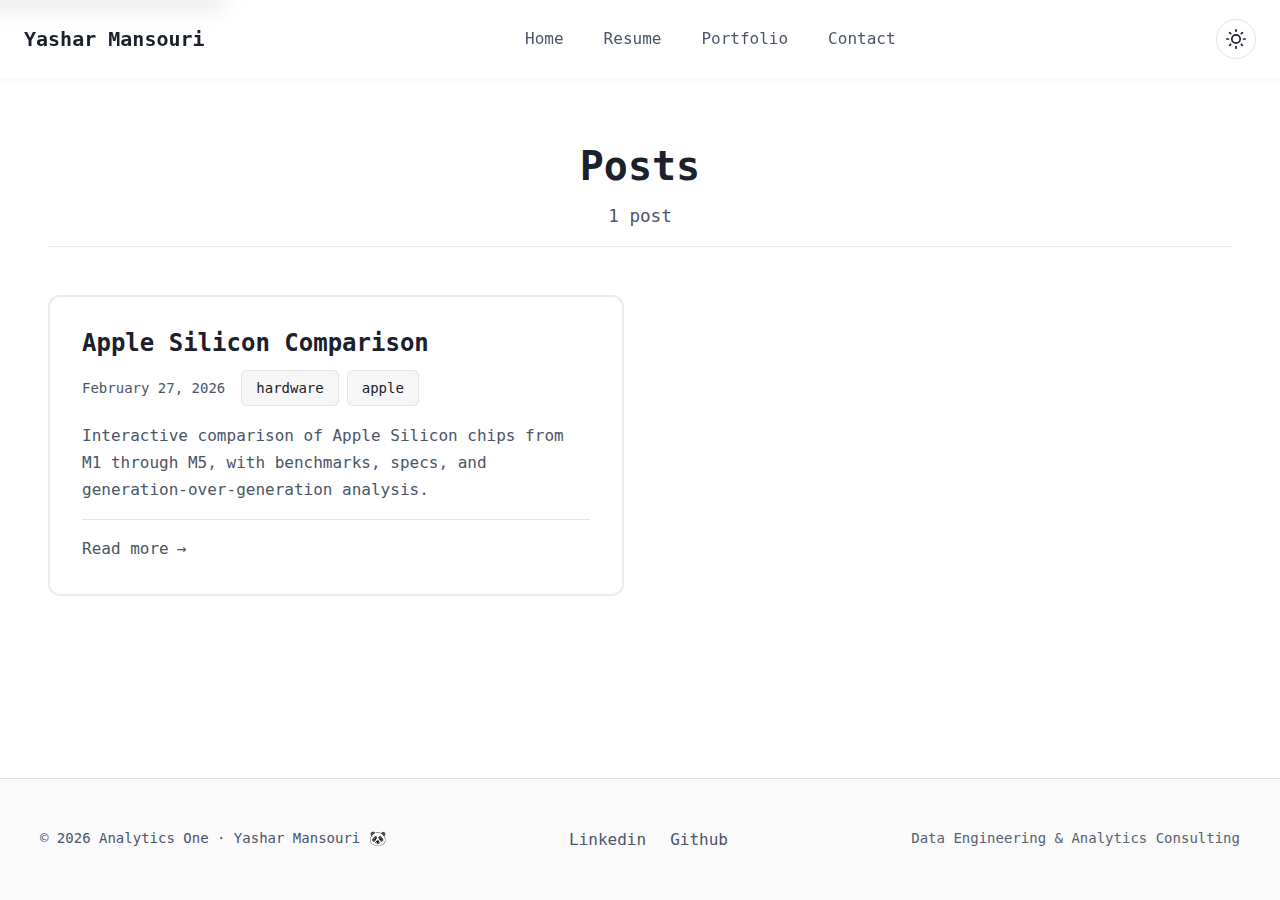
<file: posts.html>
<!DOCTYPE html>
<html lang="en" data-theme="dark">

<head>
    <meta charset="UTF-8">
    <meta name="viewport" content="width=device-width, initial-scale=1.0">
    <meta name="description" content="Data Engineer / Tech Consultant helping organizations make better use of their data">
    <meta name="author" content="Yashar Mansouri">

    <!-- SEO Meta Tags -->
    <meta name="keywords" content="Data Engineer, AWS, GCP, Azure, Airflow, Python, ETL, Data Architecture, Cloud Computing">

    <!-- Open Graph / Social Media -->
    <meta property="og:title"
        content="Yashar Mansouri - Posts">
    <meta property="og:description" content="Data Engineer / Tech Consultant helping organizations make better use of their data">
    <meta property="og:type" content="website">
    <meta property="og:url" content="https://yasharmansouri.github.io">
    <meta property="og:image" content="https://yasharmansouri.github.io/assets/images/og-image.jpg">

    <title>Yashar Mansouri - Posts</title>

    <!-- Favicon -->
    <link rel="icon" type="image/x-icon" href="/assets/images/favicon.ico">
    <link rel="icon" type="image/png" sizes="32x32" href="/assets/images/favicon-32x32.png">
    <link rel="icon" type="image/png" sizes="16x16" href="/assets/images/favicon-16x16.png">
    <link rel="apple-touch-icon" sizes="180x180" href="/assets/images/apple-touch-icon.png">

    <!-- Additional SEO Meta Tags -->
    <meta name="robots" content="index, follow">
    <meta name="googlebot" content="index, follow">
    <link rel="canonical"
        href="https://yasharmansouri.github.io/posts.html">

    <!-- Twitter Card -->
    <meta name="twitter:card" content="summary_large_image">
    <meta name="twitter:title"
        content="Yashar Mansouri - Posts">
    <meta name="twitter:description" content="Data Engineer / Tech Consultant helping organizations make better use of their data">
    <meta name="twitter:image" content="https://yasharmansouri.github.io/assets/images/og-image.jpg">

    <!-- Security -->
    <meta http-equiv="Content-Security-Policy" content="default-src 'self'; script-src 'self' 'unsafe-inline' https://cdnjs.cloudflare.com; style-src 'self' 'unsafe-inline' https://fonts.googleapis.com https://cdnjs.cloudflare.com; font-src https://fonts.gstatic.com; img-src 'self' data:; connect-src 'self';">
    <meta http-equiv="X-Content-Type-Options" content="nosniff">

    <!-- Theme Color -->
    <meta name="theme-color" content="#000000" media="(prefers-color-scheme: dark)">
    <meta name="theme-color" content="#ffffff" media="(prefers-color-scheme: light)">

    <!-- Google Fonts -->
    <link rel="preconnect" href="https://fonts.googleapis.com">
    <link rel="preconnect" href="https://fonts.gstatic.com" crossorigin>
    <link href="https://fonts.googleapis.com/css2?family=JetBrains+Mono:wght@400;700&display=swap" rel="stylesheet">

    <!-- CSS -->
    <link rel="stylesheet" href="/styles/styles.css">

</head>

<body>
    <!-- Skip to main content link for accessibility -->
    <a href="#main-content" class="skip-to-main">Skip to main content</a>

    <!-- Navigation -->
    <nav class="glass-nav" role="navigation" aria-label="Main navigation">
        <div class="nav-container">
            <!-- Site Logo/Title -->
            <div class="nav-brand">
                <a href="/" aria-label="Home - Yashar Mansouri">Yashar Mansouri</a>
            </div>

            <!-- Mobile Menu Toggle -->
            <button id="mobile-menu-toggle" class="mobile-menu-toggle" aria-expanded="false" aria-controls="nav-menu"
                aria-label="Toggle navigation menu">
                <span class="hamburger-icon">
                    <span></span>
                    <span></span>
                    <span></span>
                </span>
            </button>

            <!-- Navigation Menu -->
            <ul id="nav-menu" class="nav-menu" role="menubar">
                <li role="none">
                    <!-- Regular Menu Item -->
                    <a href="/"
                        class="nav-link" role="menuitem">
                         Home
                    </a>
                </li>
                <li role="none">
                    <!-- Regular Menu Item -->
                    <a href="/resume.html"
                        class="nav-link" role="menuitem">
                         Resume
                    </a>
                </li>
                <li role="none">
                    <!-- Regular Menu Item -->
                    <a href="/portfolio.html"
                        class="nav-link" role="menuitem">
                         Portfolio
                    </a>
                </li>
                <li role="none">
                    <!-- Regular Menu Item -->
                    <a href="/contact.html"
                        class="nav-link" role="menuitem">
                         Contact
                    </a>
                </li>
            </ul>

            <!-- Theme Toggle Button -->
            <button id="theme-toggle" class="theme-toggle" aria-label="Toggle dark/light mode" aria-pressed="true">
                <span class="theme-icon"></span>
            </button>
        </div>
    </nav>

    <!-- Main Content -->
    <main id="main-content" class="main-container" role="main">
<div class="posts-page">
    <!-- Page Header -->
    <header class="page-header">
        <h1 class="page-title">Posts</h1>
        <p class="page-subtitle">1 post</p>
    </header>

    <!-- Blog Posts Grid -->
    <div class="blog-grid">
        <article class="blog-card glass-card" data-post-id="apple-silicon-comparison">
            <!-- Clickable Card Wrapper -->
            <a href="/blog/apple-silicon-comparison.html" class="blog-card-link" aria-label="Read: Apple Silicon Comparison">
                <!-- Post Header -->
                <header class="blog-card-header">
                    <h2 class="blog-card-title">Apple Silicon Comparison</h2>

                    <!-- Post Metadata -->
                    <div class="blog-card-meta">
                        <time datetime="2026-02-27" class="post-date">
                            February 27, 2026
                        </time>

                        <div class="post-tags">
                            <span class="tag">hardware</span>
                            <span class="tag">apple</span>
                        </div>
                    </div>
                </header>

                <!-- Post Excerpt -->
                <div class="blog-card-excerpt">
                    <p>Interactive comparison of Apple Silicon chips from M1 through M5, with benchmarks, specs, and generation-over-generation analysis.</p>
                </div>

                <!-- Read More Link -->
                <footer class="blog-card-footer">
                    <span class="read-more">
                        Read more
                        <span class="read-more-arrow">→</span>
                    </span>
                </footer>
            </a>
        </article>
    </div>
</div>
    </main>

    <!-- Footer -->
    <footer class="site-footer" role="contentinfo">
        <div class="footer-container">
            <div class="footer-content">
                <!-- Copyright -->
                <p class="copyright">
                    &copy; 2026 Analytics One &middot; Yashar Mansouri 🐼
                </p>

                <!-- Social Links -->
                <nav class="social-links" aria-label="Social media links">
                    <a href="https://linkedin.com/in/yasharmansouri" target="_blank" rel="noopener noreferrer"
                        aria-label="Linkedin profile">
                        Linkedin
                    </a>
                    <a href="https://github.com/yasharmansouri" target="_blank" rel="noopener noreferrer"
                        aria-label="Github profile">
                        Github
                    </a>
                </nav>

                <!-- Additional Footer Info -->
                <p class="footer-note">
                    Data Engineering &amp; Analytics Consulting
                </p>
            </div>
        </div>
    </footer>

    <!-- Scripts -->
    <script src="/scripts/theme-toggle.js"></script>
    <script src="/scripts/navigation.js" defer></script>

</body>

</html>
</file>
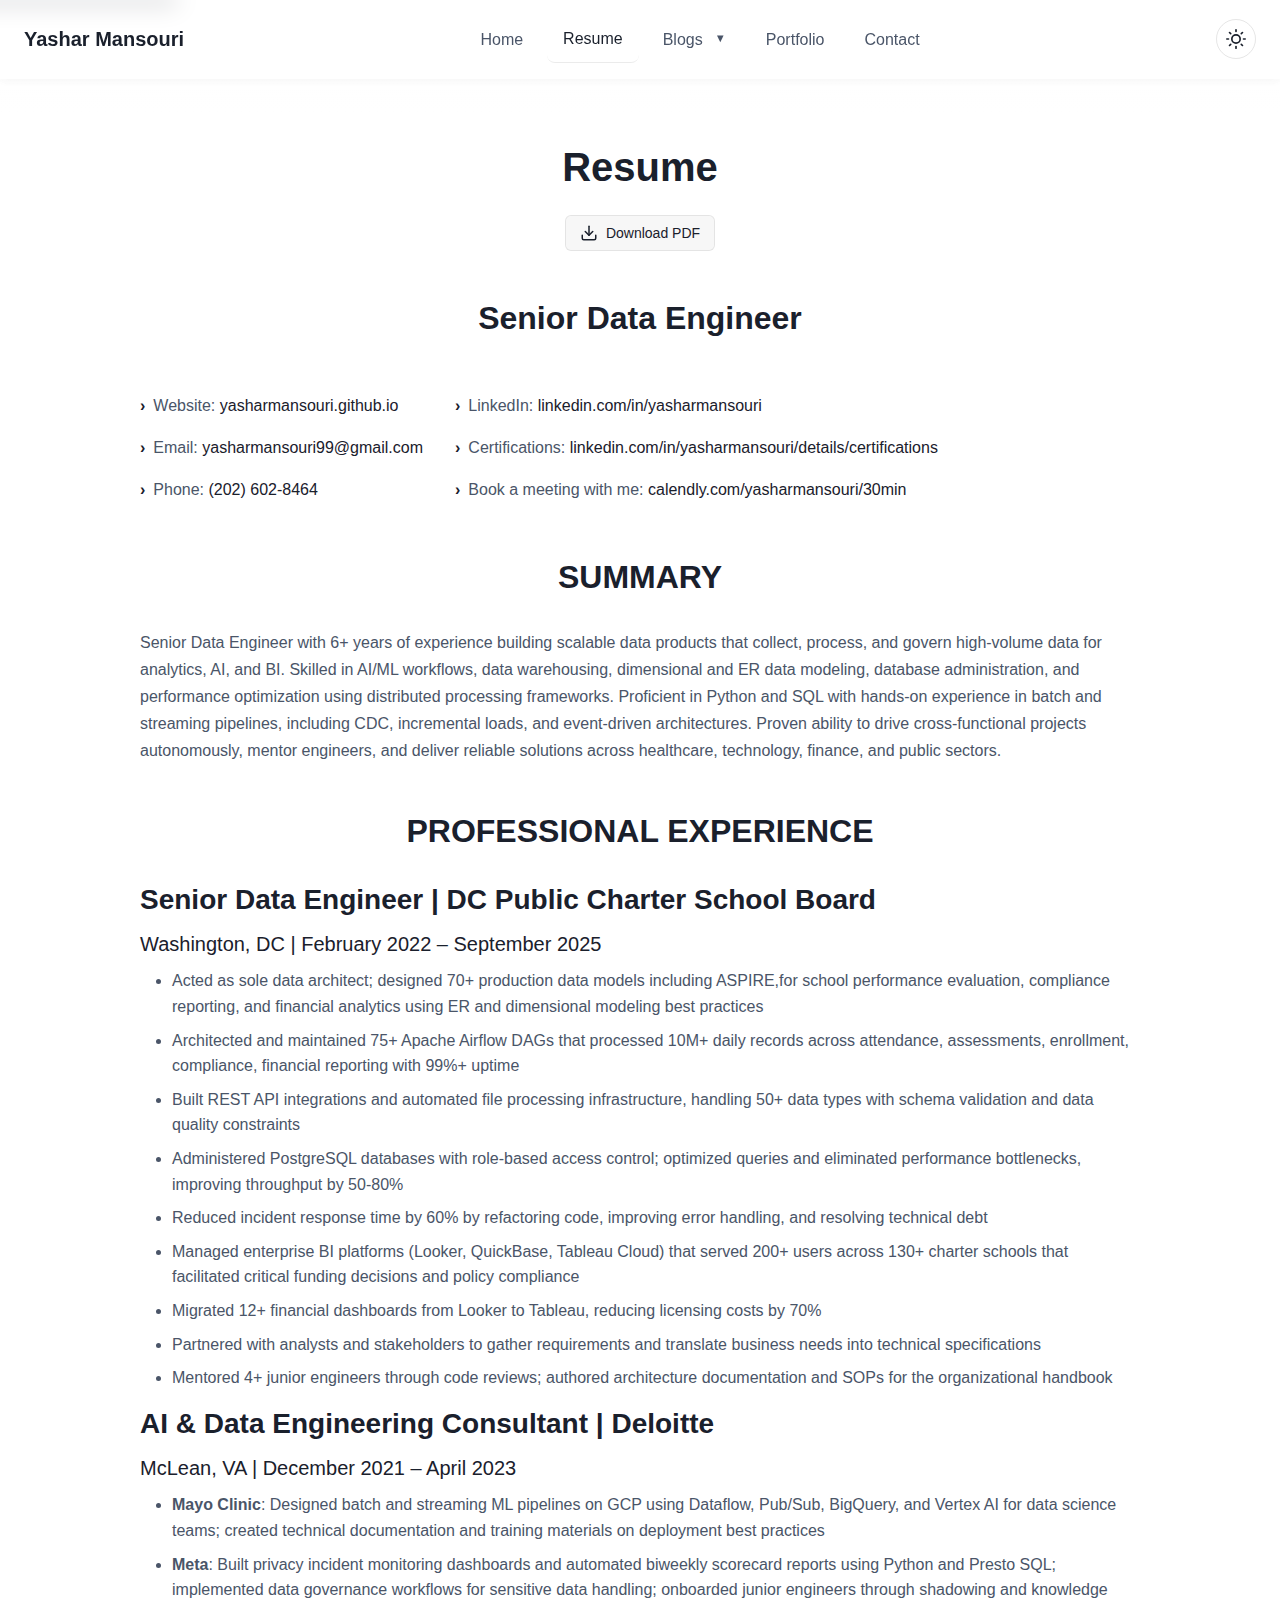
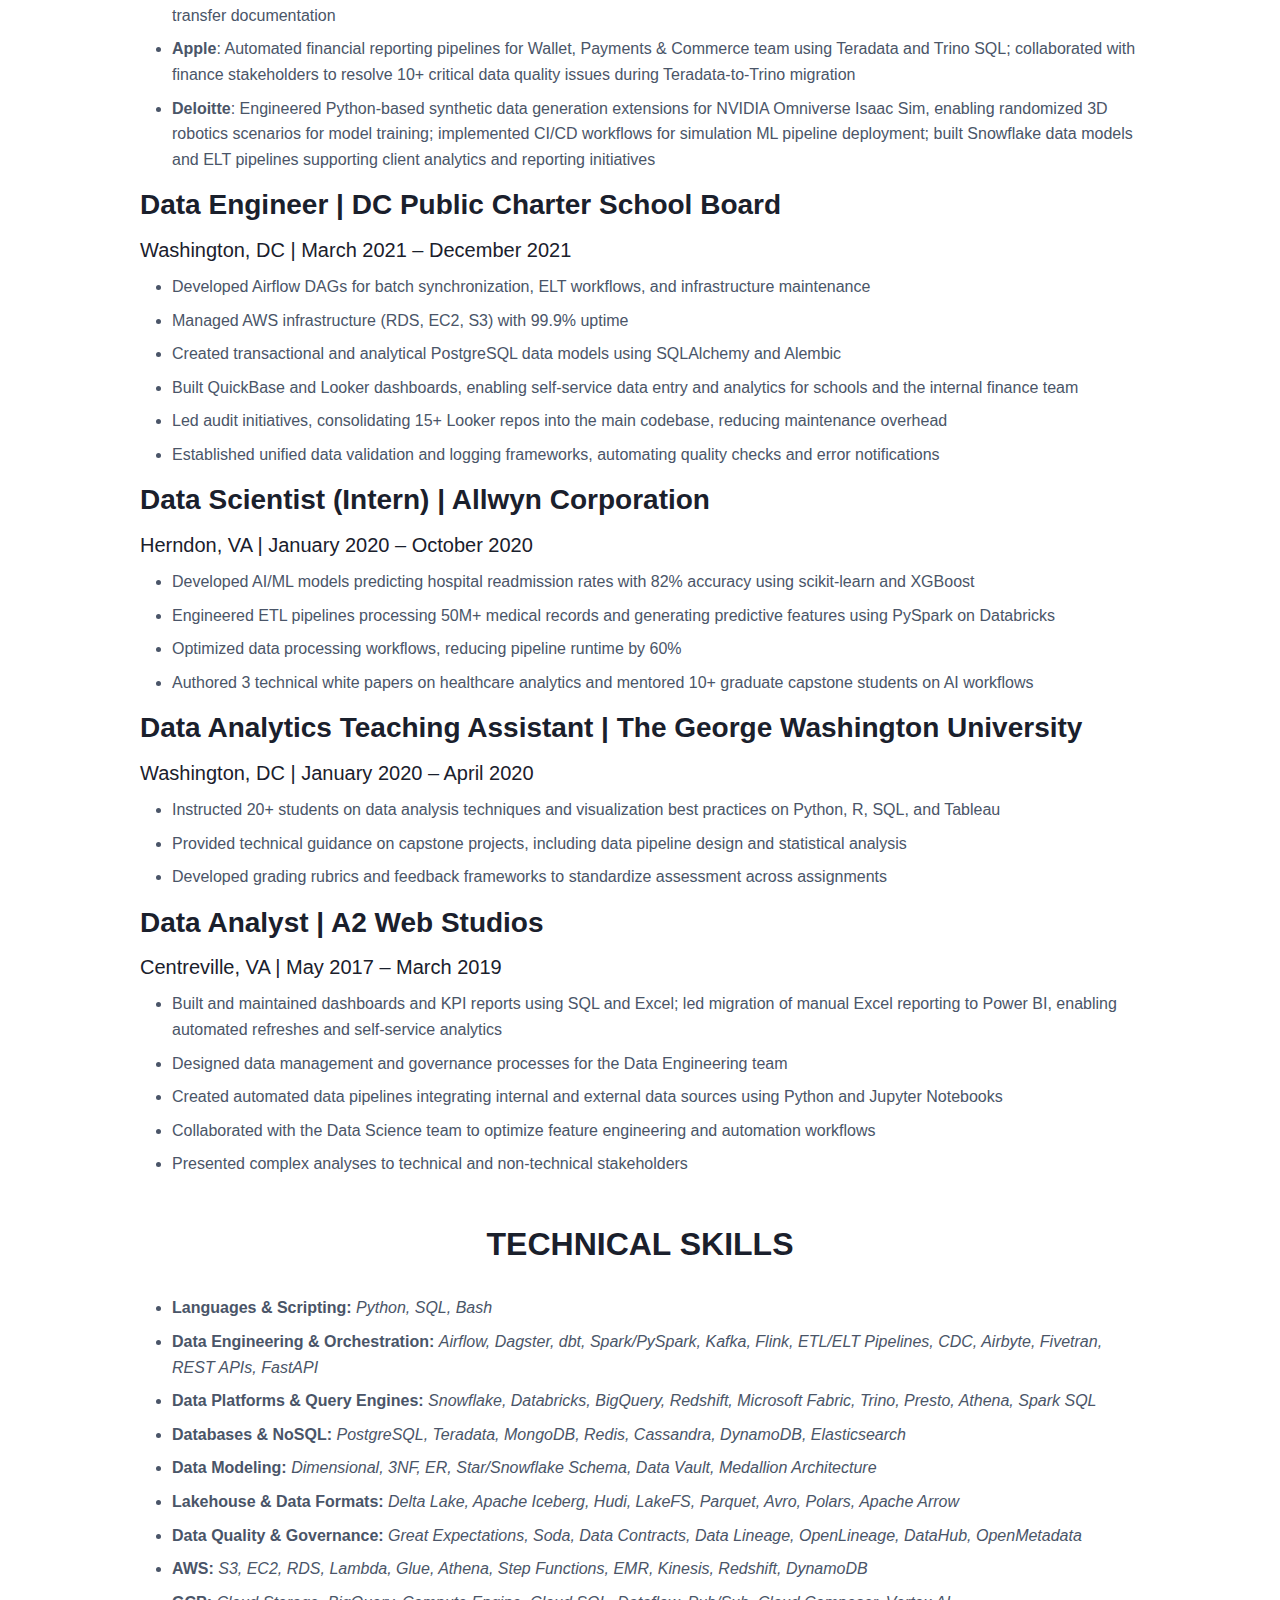
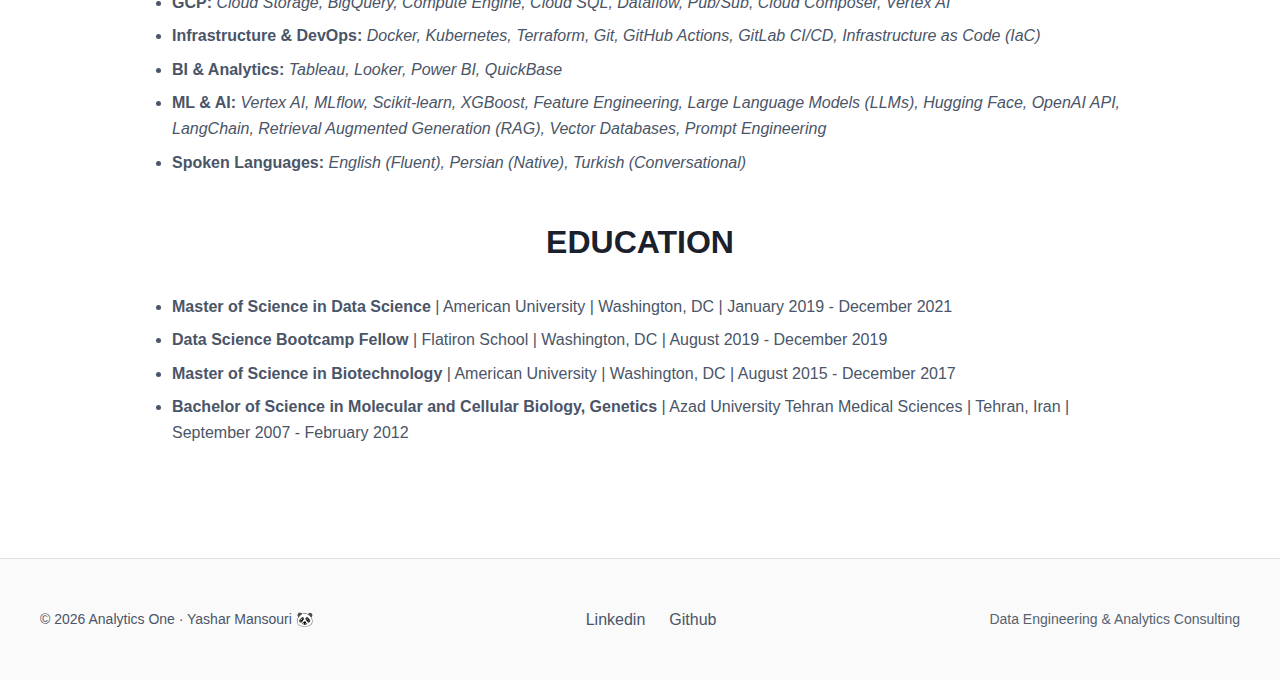
<file: resume.html>
<!DOCTYPE html>
<html lang="en" data-theme="dark">

<head>
    <meta charset="UTF-8">
    <meta name="viewport" content="width=device-width, initial-scale=1.0">
    <meta name="description" content="Data Engineer / Tech Consultant helping organizations make better use of their data">
    <meta name="author" content="Yashar Mansouri">

    <!-- SEO Meta Tags -->
    <meta name="keywords" content="Data Engineer, AWS, GCP, Azure, Airflow, Python, ETL, Data Architecture, Cloud Computing">

    <!-- Open Graph / Social Media -->
    <meta property="og:title"
        content="Yashar Mansouri - Resume">
    <meta property="og:description" content="Data Engineer / Tech Consultant helping organizations make better use of their data">
    <meta property="og:type" content="website">
    <meta property="og:url" content="https://yasharmansouri.github.io">
    <meta property="og:image" content="https://yasharmansouri.github.io/assets/images/og-image.jpg">

    <title>Yashar Mansouri - Resume</title>

    <!-- Favicon -->
    <link rel="icon" type="image/x-icon" href="/assets/images/favicon.ico">
    <link rel="icon" type="image/png" sizes="32x32" href="/assets/images/favicon-32x32.png">
    <link rel="icon" type="image/png" sizes="16x16" href="/assets/images/favicon-16x16.png">
    <link rel="apple-touch-icon" sizes="180x180" href="/assets/images/apple-touch-icon.png">

    <!-- Additional SEO Meta Tags -->
    <meta name="robots" content="index, follow">
    <meta name="googlebot" content="index, follow">
    <link rel="canonical"
        href="https://yasharmansouri.github.io/resume.html">

    <!-- Twitter Card -->
    <meta name="twitter:card" content="summary_large_image">
    <meta name="twitter:title"
        content="Yashar Mansouri - Resume">
    <meta name="twitter:description" content="Data Engineer / Tech Consultant helping organizations make better use of their data">
    <meta name="twitter:image" content="https://yasharmansouri.github.io/assets/images/og-image.jpg">

    <!-- Google Fonts -->
    <link rel="preconnect" href="https://fonts.googleapis.com">
    <link rel="preconnect" href="https://fonts.gstatic.com" crossorigin>
    <link href="https://fonts.googleapis.com/css2?family=Caveat:wght@700&display=block" rel="stylesheet">

    <!-- CSS -->
    <link rel="stylesheet" href="/styles/themes.css">
    <link rel="stylesheet" href="/styles/main.css">
    <link rel="stylesheet" href="/styles/glassmorphism.css">
    <link rel="stylesheet" href="/styles/components.css">
</head>

<body>
    <!-- Skip to main content link for accessibility -->
    <a href="#main-content" class="skip-to-main">Skip to main content</a>

    <!-- Navigation -->
    <nav class="glass-nav" role="navigation" aria-label="Main navigation">
        <div class="nav-container">
            <!-- Site Logo/Title -->
            <div class="nav-brand">
                <a href="/" aria-label="Home - Yashar Mansouri">Yashar Mansouri</a>
            </div>

            <!-- Mobile Menu Toggle -->
            <button id="mobile-menu-toggle" class="mobile-menu-toggle" aria-expanded="false" aria-controls="nav-menu"
                aria-label="Toggle navigation menu">
                <span class="hamburger-icon">
                    <span></span>
                    <span></span>
                    <span></span>
                </span>
            </button>

            <!-- Navigation Menu -->
            <ul id="nav-menu" class="nav-menu" role="menubar">
                <li role="none">
                    <!-- Regular Menu Item -->
                    <a href="/"
                        class="nav-link" role="menuitem">
                         Home
                    </a>
                </li>
                <li role="none">
                    <!-- Regular Menu Item -->
                    <a href="/resume.html"
                        class="nav-link active" role="menuitem">
                         Resume
                    </a>
                </li>
                <li role="none">
                    <!-- Blogs with Dropdown -->
                    <div class="nav-item-dropdown">
                        <a href="/blogs.html"
                            class="nav-link" role="menuitem"
                            aria-haspopup="true" aria-expanded="false">
                             Blogs
                            <span class="dropdown-arrow">▼</span>
                        </a>
                    </div>
                </li>
                <li role="none">
                    <!-- Regular Menu Item -->
                    <a href="/portfolio.html"
                        class="nav-link" role="menuitem">
                         Portfolio
                    </a>
                </li>
                <li role="none">
                    <!-- Regular Menu Item -->
                    <a href="/contact.html"
                        class="nav-link" role="menuitem">
                         Contact
                    </a>
                </li>
            </ul>

            <!-- Theme Toggle Button -->
            <button id="theme-toggle" class="theme-toggle" aria-label="Toggle dark/light mode" aria-pressed="true">
                <span class="theme-icon"></span>
            </button>
        </div>
    </nav>

    <!-- Main Content -->
    <main id="main-content" class="main-container" role="main">
<div class="resume-page">
    <!-- Page Header -->
    <header class="resume-header">
        <div class="resume-header-content">
            <h1 class="page-title">Resume</h1>
            <a href="/resume/yashar_mansouri_resume.pdf" download class="resume-download-btn" title="Download Resume PDF">
                <svg class="download-icon" xmlns="http://www.w3.org/2000/svg" viewBox="0 0 24 24" fill="none" stroke="currentColor" stroke-width="2" stroke-linecap="round" stroke-linejoin="round">
                    <path d="M21 15v4a2 2 0 0 1-2 2H5a2 2 0 0 1-2-2v-4"></path>
                    <polyline points="7 10 12 15 17 10"></polyline>
                    <line x1="12" y1="15" x2="12" y2="3"></line>
                </svg>
                <span>Download PDF</span>
            </a>
        </div>
    </header>

    <!-- Resume Content -->
    <div class="resume-content">

                    <!-- Generic Section -->
                    <section class="resume-section generic-section">
                        <div class="section-header">
                            <h2 class="section-title">Senior Data Engineer</h2>
                        </div>
                        <div class="section-content">
                            <table>
<thead>
<tr>
<th style="text-align: left;"></th>
<th style="text-align: left;"></th>
</tr>
</thead>
<tbody>
<tr>
<td style="text-align: left;">Website: <a href="https://yasharmansouri.github.io">yasharmansouri.github.io</a></td>
<td style="text-align: left;">LinkedIn: <a href="https://www.linkedin.com/in/yasharmansouri">linkedin.com/in/yasharmansouri</a></td>
</tr>
<tr>
<td style="text-align: left;">Email: <a href="mailto:yasharmansouri99@gmail.com">yasharmansouri99@gmail.com</a></td>
<td style="text-align: left;">Certifications: <a href="https://www.linkedin.com/in/yasharmansouri/details/certifications">linkedin.com/in/yasharmansouri/details/certifications</a></td>
</tr>
<tr>
<td style="text-align: left;">Phone: <a href="tel:+12026028464">(202) 602-8464</a></td>
<td style="text-align: left;">Book a meeting with me: <a href="https://www.calendly.com/yasharmansouri/30min">calendly.com/yasharmansouri/30min</a></td>
</tr>
</tbody>
</table>
                        </div>
                    </section>

                    <!-- Professional Summary Section -->
                    <section class="resume-section summary-section">
                        <div class="section-header">
                            <h2 class="section-title">SUMMARY</h2>
                        </div>
                        <div class="summary-content">
                            <p>Senior Data Engineer with 6+ years of experience building scalable data products that collect, process, and govern high-volume data for analytics, AI, and BI. Skilled in AI/ML workflows, data warehousing, dimensional and ER data modeling, database administration, and performance optimization using distributed processing frameworks. Proficient in Python and SQL with hands-on experience in batch and streaming pipelines, including CDC, incremental loads, and event-driven architectures. Proven ability to drive cross-functional projects autonomously, mentor engineers, and deliver reliable solutions across healthcare, technology, finance, and public sectors.</p>
                        </div>
                    </section>


                    <!-- Professional Experience Section -->
                    <section class="resume-section experience-section">
                        <div class="section-header">
                            <h2 class="section-title">PROFESSIONAL EXPERIENCE</h2>
                        </div>
                        <div class="experience-timeline">
                            <h3>Senior Data Engineer | DC Public Charter School Board</h3>
<h4>Washington, DC | February 2022 – September 2025</h4>
<ul>
<li>Acted as sole data architect; designed 70+ production data models including ASPIRE,for school performance evaluation, compliance reporting, and financial analytics using ER and dimensional modeling best practices</li>
<li>Architected and maintained 75+ Apache Airflow DAGs that processed 10M+ daily records across attendance, assessments, enrollment, compliance, financial reporting with 99%+ uptime</li>
<li>Built REST API integrations and automated file processing infrastructure, handling 50+ data types with schema validation and data quality constraints</li>
<li>Administered PostgreSQL databases with role-based access control; optimized queries and eliminated performance bottlenecks, improving throughput by 50-80%</li>
<li>Reduced incident response time by 60% by refactoring code, improving error handling, and resolving technical debt</li>
<li>Managed enterprise BI platforms (Looker, QuickBase, Tableau Cloud) that served 200+ users across 130+ charter schools that facilitated critical funding decisions and policy compliance</li>
<li>Migrated 12+ financial dashboards from Looker to Tableau, reducing licensing costs by 70%</li>
<li>Partnered with analysts and stakeholders to gather requirements and translate business needs into technical specifications</li>
<li>Mentored 4+ junior engineers through code reviews; authored architecture documentation and SOPs for the organizational handbook</li>
</ul>
<h3>AI &amp; Data Engineering Consultant | Deloitte</h3>
<h4>McLean, VA | December 2021 – April 2023</h4>
<ul>
<li><strong>Mayo Clinic</strong>: Designed batch and streaming ML pipelines on GCP using Dataflow, Pub/Sub, BigQuery, and Vertex AI for data science teams; created technical documentation and training materials on deployment best practices</li>
<li><strong>Meta</strong>: Built privacy incident monitoring dashboards and automated biweekly scorecard reports using Python and Presto SQL; implemented data governance workflows for sensitive data handling; onboarded junior engineers through shadowing and knowledge transfer documentation</li>
<li><strong>Apple</strong>: Automated financial reporting pipelines for Wallet, Payments &amp; Commerce team using Teradata and Trino SQL; collaborated with finance stakeholders to resolve 10+ critical data quality issues during Teradata-to-Trino migration</li>
<li><strong>Deloitte</strong>: Engineered Python-based synthetic data generation extensions for NVIDIA Omniverse Isaac Sim, enabling randomized 3D robotics scenarios for model training; implemented CI/CD workflows for simulation ML pipeline deployment; built Snowflake data models and ELT pipelines supporting client analytics and reporting initiatives</li>
</ul>
<h3>Data Engineer | DC Public Charter School Board</h3>
<h4>Washington, DC | March 2021 – December 2021</h4>
<ul>
<li>Developed Airflow DAGs for batch synchronization, ELT workflows, and infrastructure maintenance</li>
<li>Managed AWS infrastructure (RDS, EC2, S3) with 99.9% uptime</li>
<li>Created transactional and analytical PostgreSQL data models using SQLAlchemy and Alembic</li>
<li>Built QuickBase and Looker dashboards, enabling self-service data entry and analytics for schools and the internal finance team</li>
<li>Led audit initiatives, consolidating 15+ Looker repos into the main codebase, reducing maintenance overhead</li>
<li>Established unified data validation and logging frameworks, automating quality checks and error notifications</li>
</ul>
<h3>Data Scientist (Intern) | Allwyn Corporation</h3>
<h4>Herndon, VA | January 2020 – October 2020</h4>
<ul>
<li>Developed AI/ML models predicting hospital readmission rates with 82% accuracy using scikit-learn and XGBoost</li>
<li>Engineered ETL pipelines processing 50M+ medical records and generating predictive features using PySpark on Databricks</li>
<li>Optimized data processing workflows, reducing pipeline runtime by 60%</li>
<li>Authored 3 technical white papers on healthcare analytics and mentored 10+ graduate capstone students on AI workflows</li>
</ul>
<h3>Data Analytics Teaching Assistant | The George Washington University</h3>
<h4>Washington, DC | January 2020 – April 2020</h4>
<ul>
<li>Instructed 20+ students on data analysis techniques and visualization best practices on Python, R, SQL, and Tableau</li>
<li>Provided technical guidance on capstone projects, including data pipeline design and statistical analysis</li>
<li>Developed grading rubrics and feedback frameworks to standardize assessment across assignments</li>
</ul>
<h3>Data Analyst | A2 Web Studios</h3>
<h4>Centreville, VA | May 2017 – March 2019</h4>
<ul>
<li>Built and maintained dashboards and KPI reports using SQL and Excel; led migration of manual Excel reporting to Power BI, enabling automated refreshes and self-service analytics</li>
<li>Designed data management and governance processes for the Data Engineering team</li>
<li>Created automated data pipelines integrating internal and external data sources using Python and Jupyter Notebooks</li>
<li>Collaborated with the Data Science team to optimize feature engineering and automation workflows</li>
<li>Presented complex analyses to technical and non-technical stakeholders</li>
</ul>
                        </div>
                    </section>


                    <!-- Technical Skills Section -->
                    <section class="resume-section skills-section">
                        <div class="section-header">
                            <h2 class="section-title">TECHNICAL SKILLS</h2>
                        </div>
                        <div class="skills-content">
                            <ul>
<li><strong>Languages &amp; Scripting:</strong> <em>Python, SQL, Bash</em></li>
<li><strong>Data Engineering &amp; Orchestration:</strong> <em>Airflow, Dagster, dbt, Spark/PySpark, Kafka, Flink, ETL/ELT Pipelines, CDC, Airbyte, Fivetran, REST APIs, FastAPI</em></li>
<li><strong>Data Platforms &amp; Query Engines:</strong> <em>Snowflake, Databricks, BigQuery, Redshift, Microsoft Fabric, Trino, Presto, Athena, Spark SQL</em></li>
<li><strong>Databases &amp; NoSQL:</strong> <em>PostgreSQL, Teradata, MongoDB, Redis, Cassandra, DynamoDB, Elasticsearch</em></li>
<li><strong>Data Modeling:</strong> <em>Dimensional, 3NF, ER, Star/Snowflake Schema, Data Vault, Medallion Architecture</em></li>
<li><strong>Lakehouse &amp; Data Formats:</strong> <em>Delta Lake, Apache Iceberg, Hudi, LakeFS, Parquet, Avro, Polars, Apache Arrow</em></li>
<li><strong>Data Quality &amp; Governance:</strong> <em>Great Expectations, Soda, Data Contracts, Data Lineage, OpenLineage, DataHub, OpenMetadata</em></li>
<li><strong>AWS:</strong> <em>S3, EC2, RDS, Lambda, Glue, Athena, Step Functions, EMR, Kinesis, Redshift, DynamoDB</em></li>
<li><strong>GCP:</strong> <em>Cloud Storage, BigQuery, Compute Engine, Cloud SQL, Dataflow, Pub/Sub, Cloud Composer, Vertex AI</em></li>
<li><strong>Infrastructure &amp; DevOps:</strong> <em>Docker, Kubernetes, Terraform, Git, GitHub Actions, GitLab CI/CD, Infrastructure as Code (IaC)</em></li>
<li><strong>BI &amp; Analytics:</strong> <em>Tableau, Looker, Power BI, QuickBase</em></li>
<li><strong>ML &amp; AI:</strong> <em>Vertex AI, MLflow, Scikit-learn, XGBoost, Feature Engineering, Large Language Models (LLMs), Hugging Face, OpenAI API, LangChain, Retrieval Augmented Generation (RAG), Vector Databases, Prompt Engineering</em></li>
<li><strong>Spoken Languages:</strong> <em>English (Fluent), Persian (Native), Turkish (Conversational)</em></li>
</ul>
                        </div>
                    </section>


                    <!-- Education Section -->
                    <section class="resume-section education-section">
                        <div class="section-header">
                            <h2 class="section-title">EDUCATION</h2>
                        </div>
                        <div class="education-content">
                            <ul>
<li><strong>Master of Science in Data Science</strong> | American University | Washington, DC | January 2019 - December 2021</li>
<li><strong>Data Science Bootcamp Fellow</strong> | Flatiron School | Washington, DC | August 2019 - December 2019</li>
<li><strong>Master of Science in Biotechnology</strong> | American University | Washington, DC | August 2015 - December 2017</li>
<li><strong>Bachelor of Science in Molecular and Cellular Biology, Genetics</strong> | Azad University Tehran Medical Sciences | Tehran, Iran | September 2007 - February 2012</li>
</ul>
                        </div>
                    </section>

    </div>

</div>

<!-- Print-specific styles -->
<style media="print">
    .glass-nav,
    .site-footer,
    .resume-actions,
    .print-note {
        display: none !important;
    }

    .resume-page {
        max-width: 100%;
        padding: 0;
    }

    .glass-card {
        background: white !important;
        box-shadow: none !important;
        border: 1px solid #e0e0e0 !important;
    }

    body {
        background: white !important;
        color: black !important;
    }

    .resume-section {
        page-break-inside: avoid;
    }

    .section-title {
        color: #1976d2 !important;
    }
</style>
    </main>

    <!-- Footer -->
    <footer class="site-footer" role="contentinfo">
        <div class="footer-container">
            <div class="footer-content">
                <!-- Copyright -->
                <p class="copyright">
                    &copy; 2026 Analytics One &middot; Yashar Mansouri 🐼
                </p>

                <!-- Social Links -->
                <nav class="social-links" aria-label="Social media links">
                    <a href="https://linkedin.com/in/yasharmansouri" target="_blank" rel="noopener noreferrer"
                        aria-label="Linkedin profile">
                        Linkedin
                    </a>
                    <a href="https://github.com/yasharmansouri" target="_blank" rel="noopener noreferrer"
                        aria-label="Github profile">
                        Github
                    </a>
                </nav>

                <!-- Additional Footer Info -->
                <p class="footer-note">
                    Data Engineering &amp; Analytics Consulting
                </p>
            </div>
        </div>
    </footer>

    <!-- Scripts -->
    <script src="/scripts/theme-toggle.js"></script>
    <script src="/scripts/navigation.js"></script>
    <script src="/scripts/typewriter.js"></script>
</body>

</html>
</file>
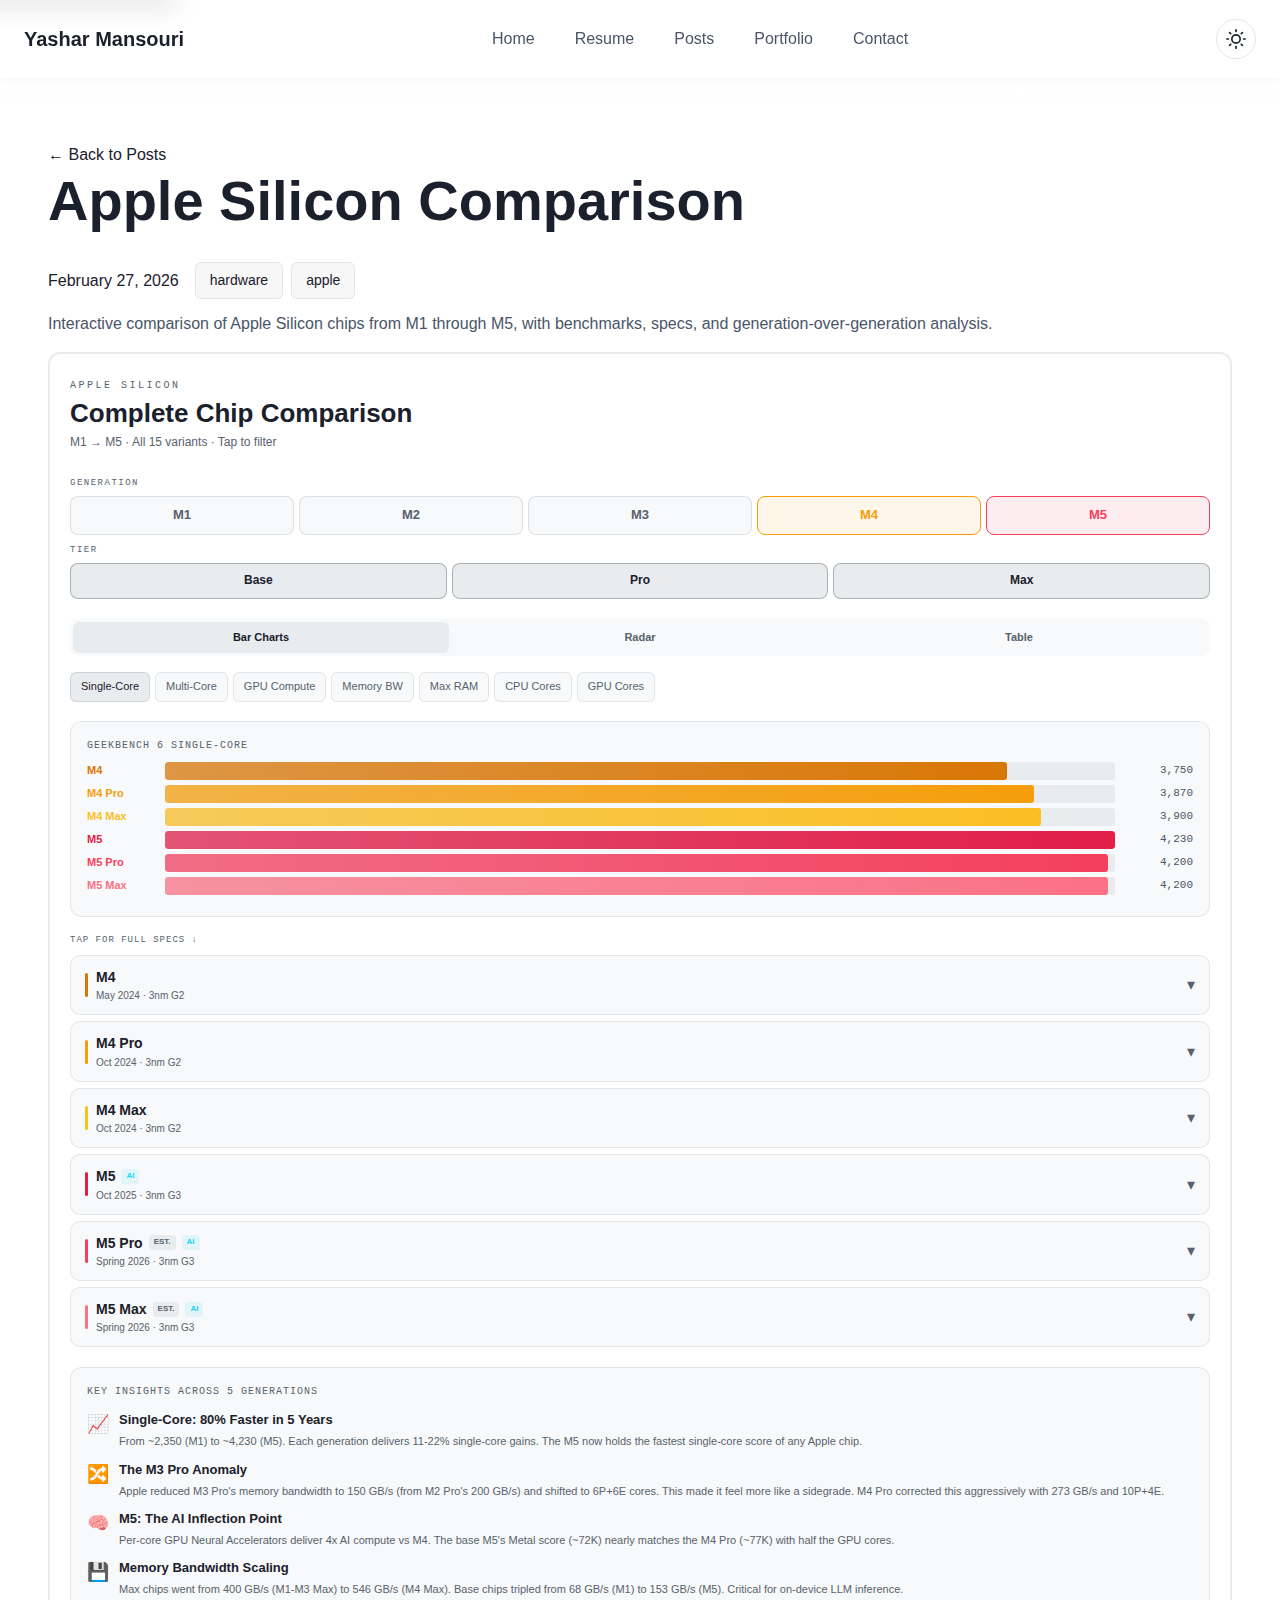
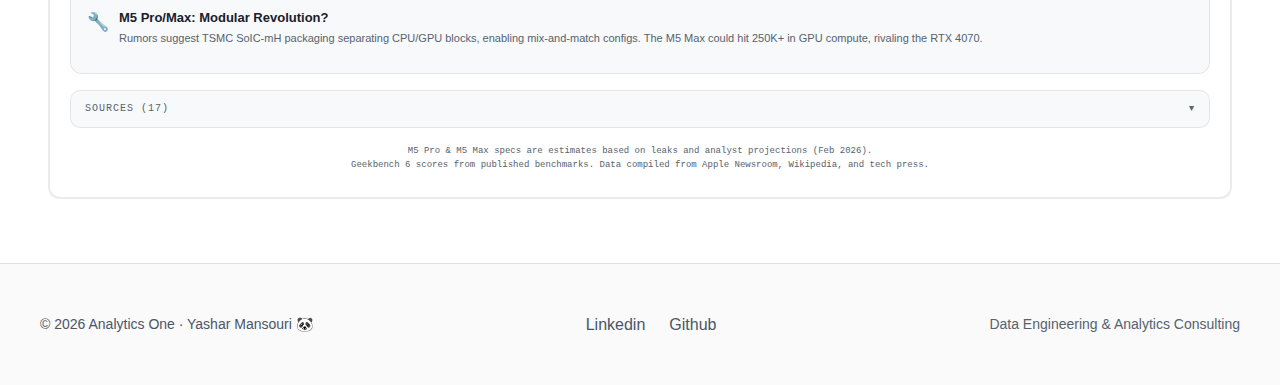
<file: blog/apple-silicon-comparison.html>
<!DOCTYPE html>
<html lang="en" data-theme="dark">

<head>
    <meta charset="UTF-8">
    <meta name="viewport" content="width=device-width, initial-scale=1.0">
    <meta name="description" content="Data Engineer / Tech Consultant helping organizations make better use of their data">
    <meta name="author" content="Yashar Mansouri">

    <!-- SEO Meta Tags -->
    <meta name="keywords" content="Data Engineer, AWS, GCP, Azure, Airflow, Python, ETL, Data Architecture, Cloud Computing">

    <!-- Open Graph / Social Media -->
    <meta property="og:title"
        content="Yashar Mansouri - Blog-Post">
    <meta property="og:description" content="Data Engineer / Tech Consultant helping organizations make better use of their data">
    <meta property="og:type" content="website">
    <meta property="og:url" content="https://yasharmansouri.github.io">
    <meta property="og:image" content="https://yasharmansouri.github.io/assets/images/og-image.jpg">

    <title>Yashar Mansouri - Blog-Post</title>

    <!-- Favicon -->
    <link rel="icon" type="image/x-icon" href="/assets/images/favicon.ico">
    <link rel="icon" type="image/png" sizes="32x32" href="/assets/images/favicon-32x32.png">
    <link rel="icon" type="image/png" sizes="16x16" href="/assets/images/favicon-16x16.png">
    <link rel="apple-touch-icon" sizes="180x180" href="/assets/images/apple-touch-icon.png">

    <!-- Additional SEO Meta Tags -->
    <meta name="robots" content="index, follow">
    <meta name="googlebot" content="index, follow">
    <link rel="canonical"
        href="https://yasharmansouri.github.io/blog-post.html">

    <!-- Twitter Card -->
    <meta name="twitter:card" content="summary_large_image">
    <meta name="twitter:title"
        content="Yashar Mansouri - Blog-Post">
    <meta name="twitter:description" content="Data Engineer / Tech Consultant helping organizations make better use of their data">
    <meta name="twitter:image" content="https://yasharmansouri.github.io/assets/images/og-image.jpg">

    <!-- Google Fonts -->
    <link rel="preconnect" href="https://fonts.googleapis.com">
    <link rel="preconnect" href="https://fonts.gstatic.com" crossorigin>
    <link href="https://fonts.googleapis.com/css2?family=Caveat:wght@700&display=block" rel="stylesheet">

    <!-- CSS -->
    <link rel="stylesheet" href="/styles/themes.css">
    <link rel="stylesheet" href="/styles/main.css">
    <link rel="stylesheet" href="/styles/glassmorphism.css">
    <link rel="stylesheet" href="/styles/components.css">
</head>

<body>
    <!-- Skip to main content link for accessibility -->
    <a href="#main-content" class="skip-to-main">Skip to main content</a>

    <!-- Navigation -->
    <nav class="glass-nav" role="navigation" aria-label="Main navigation">
        <div class="nav-container">
            <!-- Site Logo/Title -->
            <div class="nav-brand">
                <a href="/" aria-label="Home - Yashar Mansouri">Yashar Mansouri</a>
            </div>

            <!-- Mobile Menu Toggle -->
            <button id="mobile-menu-toggle" class="mobile-menu-toggle" aria-expanded="false" aria-controls="nav-menu"
                aria-label="Toggle navigation menu">
                <span class="hamburger-icon">
                    <span></span>
                    <span></span>
                    <span></span>
                </span>
            </button>

            <!-- Navigation Menu -->
            <ul id="nav-menu" class="nav-menu" role="menubar">
                <li role="none">
                    <!-- Regular Menu Item -->
                    <a href="/"
                        class="nav-link" role="menuitem">
                         Home
                    </a>
                </li>
                <li role="none">
                    <!-- Regular Menu Item -->
                    <a href="/resume.html"
                        class="nav-link" role="menuitem">
                         Resume
                    </a>
                </li>
                <li role="none">
                    <!-- Regular Menu Item -->
                    <a href="/posts.html"
                        class="nav-link" role="menuitem">
                         Posts
                    </a>
                </li>
                <li role="none">
                    <!-- Regular Menu Item -->
                    <a href="/portfolio.html"
                        class="nav-link" role="menuitem">
                         Portfolio
                    </a>
                </li>
                <li role="none">
                    <!-- Regular Menu Item -->
                    <a href="/contact.html"
                        class="nav-link" role="menuitem">
                         Contact
                    </a>
                </li>
            </ul>

            <!-- Theme Toggle Button -->
            <button id="theme-toggle" class="theme-toggle" aria-label="Toggle dark/light mode" aria-pressed="true">
                <span class="theme-icon"></span>
            </button>
        </div>
    </nav>

    <!-- Main Content -->
    <main id="main-content" class="main-container" role="main">
<div class="blog-post-page">
    <!-- Navigation Back -->
    <nav class="post-navigation-top" aria-label="Post navigation">
        <a href="/posts.html" class="back-link">
            <span class="back-arrow">←</span>
            <span class="back-text">Back to Posts</span>
        </a>
    </nav>

    <!-- Post Article -->
    <article class="blog-post">
        <!-- Post Header -->
        <header class="post-header">
            <h1 class="post-title">Apple Silicon Comparison</h1>

            <!-- Post Metadata: date and tags on same line -->
            <div class="post-meta" style="display: flex; align-items: center; flex-wrap: wrap; gap: 1rem;">
                <time datetime="2026-02-27" class="post-date">
                    February 27, 2026
                </time>

                <div class="post-tags">
                    <span class="tag">hardware</span>
                    <span class="tag">apple</span>
                </div>
            </div>

            <p class="post-description" style="color: var(--text-secondary); margin-top: 0.75rem; line-height: 1.6;">
                Interactive comparison of Apple Silicon chips from M1 through M5, with benchmarks, specs, and generation-over-generation analysis.
            </p>
        </header>

        <!-- Interactive Content Mount Point -->
        <div class="jsx-post-container glass-card">
            <div id="jsx-root"></div>
        </div>
    </article>

</div>

<!-- Load bundled JSX app -->
<script type="module" src="/blog/apple-silicon-comparison.bundle.js"></script>
    </main>

    <!-- Footer -->
    <footer class="site-footer" role="contentinfo">
        <div class="footer-container">
            <div class="footer-content">
                <!-- Copyright -->
                <p class="copyright">
                    &copy; 2026 Analytics One &middot; Yashar Mansouri 🐼
                </p>

                <!-- Social Links -->
                <nav class="social-links" aria-label="Social media links">
                    <a href="https://linkedin.com/in/yasharmansouri" target="_blank" rel="noopener noreferrer"
                        aria-label="Linkedin profile">
                        Linkedin
                    </a>
                    <a href="https://github.com/yasharmansouri" target="_blank" rel="noopener noreferrer"
                        aria-label="Github profile">
                        Github
                    </a>
                </nav>

                <!-- Additional Footer Info -->
                <p class="footer-note">
                    Data Engineering &amp; Analytics Consulting
                </p>
            </div>
        </div>
    </footer>

    <!-- Scripts -->
    <script src="/scripts/theme-toggle.js"></script>
    <script src="/scripts/navigation.js"></script>
    <script src="/scripts/typewriter.js"></script>
</body>

</html>
</file>
<file: styles/themes.css>
/**
 * Theme System - CSS Custom Properties
 *
 * This file defines CSS variables for both dark and light themes.
 * The theme is controlled by the [data-theme] attribute on the <html> element.
 */

/* ============================================================
   ROOT - Shared variables
   ============================================================ */

:root {
    --transition-theme: 0.3s ease;
}

/* ============================================================
   DARK THEME (default)
   ============================================================ */

[data-theme="dark"] {
    --bg-primary: #000000;
    --bg-secondary: #0a0a0a;
    --bg-tertiary: #141414;
    --text-primary: #ffffff;
    --text-secondary: #e5e5e5;
    --text-muted: #cccccc;
    --accent-primary: #ffffff;
    --accent-secondary: #e5e5e5;
    --accent-tertiary: #cccccc;
    --border-light: rgba(255, 255, 255, 0.1);
    --border-medium: rgba(255, 255, 255, 0.15);
    --border-strong: rgba(255, 255, 255, 0.3);
    --border-color: rgba(255, 255, 255, 0.15);
    --shadow-sm: 0 2px 4px rgba(0, 0, 0, 0.1);
    --shadow-md: 0 4px 12px rgba(0, 0, 0, 0.15);
    --shadow-lg: 0 8px 24px rgba(0, 0, 0, 0.2);
    --terminal-bg: #000000;
}

/* ============================================================
   LIGHT THEME
   ============================================================ */

[data-theme="light"] {
    --bg-primary: #ffffff;
    --bg-secondary: #f8f9fa;
    --bg-tertiary: #e9ecef;
    --text-primary: #1a202c;
    --text-secondary: #4a5568;
    --text-muted: #56626e;
    --accent-primary: #1a202c;
    --accent-secondary: #4a5568;
    --accent-tertiary: #718096;
    --border-light: rgba(0, 0, 0, 0.08);
    --border-medium: rgba(0, 0, 0, 0.1);
    --border-strong: rgba(0, 0, 0, 0.25);
    --border-color: rgba(0, 0, 0, 0.1);

    /* Shadows */
    --shadow-sm: 0 2px 8px rgba(0, 0, 0, 0.04);
    --shadow-md: 0 4px 12px rgba(0, 0, 0, 0.06);
    --shadow-lg: 0 8px 24px rgba(0, 0, 0, 0.08);
    --terminal-bg: #ffffff;
}

/* ============================================================
   THEME TRANSITIONS
   ============================================================ */

/* Apply smooth transitions for theme switching on key elements */
html,
body,
.glass-nav,
.glass-card,
.glass-panel,
.btn,
.site-footer {
    transition:
        background-color var(--transition-theme),
        color var(--transition-theme),
        border-color var(--transition-theme),
        box-shadow var(--transition-theme);
}

/* Prevent transitions on page load */
html.no-transition *,
html.no-transition *::before,
html.no-transition *::after {
    transition: none !important;
}

/* ============================================================
   BASE STYLES
   ============================================================ */

/* Apply theme colors to base elements */
body {
    background-color: var(--bg-primary);
    color: var(--text-primary);
}
</file>
<file: styles/glassmorphism.css>
/**
 * Outlined Minimal Card Styles
 *
 * Monochromatic outlined cards with transparent backgrounds
 * Clean, professional minimal design
 */

/* ============================================================
   BASE OUTLINED CARD
   ============================================================ */

.glass-card {
    background: transparent;
    border: 2px solid var(--border-light);
    border-radius: 12px;
    box-shadow: none;
    transition: all 0.3s ease;
}

/* Card hover effect - subtle fill on hover */
.glass-card:hover {
    background: rgba(255, 255, 255, 0.03);
    border-color: var(--border-strong);
    box-shadow: var(--shadow-md);
    transform: none;
}

[data-theme="light"] .glass-card:hover {
    background: rgba(0, 0, 0, 0.02);
}

/* ============================================================
   CARD VARIANTS
   ============================================================ */

/* Subtle card - lighter border */
.glass-subtle {
    background: transparent;
    border: 1px solid var(--border-light);
    border-radius: 12px;
    box-shadow: none;
}

[data-theme="light"] .glass-subtle {
    border: 1px solid var(--border-light);
}

/* Strong card - darker border */
.glass-strong {
    background: transparent;
    border: 2px solid var(--border-medium);
    border-radius: 12px;
    box-shadow: none;
}

/* ============================================================
   NAVIGATION
   ============================================================ */

/* Navigation styles are defined in components.css */

/* ============================================================
   OUTLINED BORDER
   ============================================================ */

.glass-border {
    border: 1px solid var(--border-color);
    border-radius: 8px;
    padding: 0.25rem;
    background: transparent;
}

/* ============================================================
   OVERLAY
   ============================================================ */

.glass-overlay {
    position: fixed;
    top: 0;
    left: 0;
    right: 0;
    bottom: 0;
    background: rgba(0, 0, 0, 0.5);
    backdrop-filter: none;
    -webkit-backdrop-filter: none;
    z-index: 1000;
    opacity: 0;
    pointer-events: none;
    transition: opacity 0.3s ease;
}

.glass-overlay.active {
    opacity: 1;
    pointer-events: all;
}

[data-theme="light"] .glass-overlay {
    background: rgba(0, 0, 0, 0.3);
}

/* ============================================================
   BUTTON
   ============================================================ */

.glass-button {
    background: transparent;
    backdrop-filter: none;
    -webkit-backdrop-filter: none;
    border: 2px solid var(--border-medium);
    border-radius: 8px;
    padding: 0.75rem 1.5rem;
    color: var(--text-primary);
    cursor: pointer;
    transition: all 0.3s ease;
}

.glass-button:hover {
    background: rgba(255, 255, 255, 0.05);
    border-color: var(--border-strong);
    transform: translateY(-2px);
    box-shadow: none;
}

[data-theme="light"] .glass-button:hover {
    background: rgba(0, 0, 0, 0.03);
}

/* ============================================================
   PANEL
   ============================================================ */

.glass-panel {
    background: transparent;
    backdrop-filter: none;
    -webkit-backdrop-filter: none;
    border: 1px solid var(--border-color);
    border-radius: 12px;
    padding: 2rem;
    box-shadow: none;
}

/* ============================================================
   RESPONSIVE ADJUSTMENTS
   ============================================================ */

/* No special adjustments needed for minimal design */
@media (max-width: 768px) {
    .glass-card,
    .glass-button,
    .glass-panel {
        backdrop-filter: none;
        -webkit-backdrop-filter: none;
    }
}

/* ============================================================
   ACCESSIBILITY
   ============================================================ */

/* High contrast mode adjustments */
@media (prefers-contrast: high) {
    .glass-card,
    .glass-button,
    .glass-panel {
        border-width: 2px;
        background: transparent;
    }
}
</file>
<file: styles/components.css>
/**
 * Component Styles
 *
 * All UI components: navigation, cards, buttons, tags, timeline, footer, etc.
 * Responsive and accessible design
 */

/* ============================================================
   NAVIGATION BAR
   ============================================================ */

.glass-nav {
    position: sticky;
    top: 0;
    z-index: 1000;
    width: 100%;
    background: rgba(0, 0, 0, 0.5);
    backdrop-filter: blur(12px);
    -webkit-backdrop-filter: blur(12px);
    box-shadow: 0 2px 8px rgba(0, 0, 0, 0.05);
}

/* Fade effect below navbar */
.glass-nav::after {
    content: '';
    position: absolute;
    bottom: -35px;
    left: 0;
    right: 0;
    height: 35px;
    background: linear-gradient(
        to bottom,
        rgba(0, 0, 0, 0.6) 0%,
        rgba(0, 0, 0, 0.3) 50%,
        rgba(0, 0, 0, 0) 100%
    );
    backdrop-filter: blur(4px);
    -webkit-backdrop-filter: blur(4px);
    pointer-events: none;
    z-index: 999;
}

/* Light mode navbar styling */
[data-theme="light"] .glass-nav {
    background: rgba(255, 255, 255, 0.5);
    backdrop-filter: blur(12px);
    -webkit-backdrop-filter: blur(12px);
    box-shadow: 0 2px 8px rgba(0, 0, 0, 0.03);
}

[data-theme="light"] .glass-nav::after {
    background: linear-gradient(
        to bottom,
        rgba(255, 255, 255, 0.2) 0%,
        rgba(255, 255, 255, 0.1) 50%,
        rgba(255, 255, 255, 0) 100%
    );
    backdrop-filter: blur(4px);
    -webkit-backdrop-filter: blur(4px);
}

.nav-container {
    display: flex;
    align-items: center;
    justify-content: space-between;
    max-width: 1400px;
    margin: 0 auto;
    padding: 1rem 1.5rem;
}

.nav-brand {
    font-size: 1.25rem;
    font-weight: 700;
    color: var(--text-primary);
}

.nav-brand a {
    color: var(--text-primary);
    text-decoration: none;
    transition: color 0.2s ease;
}

.nav-brand a:hover {
    color: var(--accent-primary);
    text-decoration: none;
}

/* Navigation Menu */
.nav-menu {
    display: none;
    list-style: none;
    gap: 0.5rem;
    align-items: center;
    padding: 0;
    margin: 0;
}

.nav-link {
    display: flex;
    align-items: center;
    gap: 0.5rem;
    padding: 0.625rem 1rem;
    color: var(--text-secondary);
    text-decoration: none;
    border-radius: 8px;
    transition: all 0.2s ease;
    font-weight: 500;
}

.nav-link:hover {
    color: var(--text-primary);
    background-color: rgba(255, 255, 255, 0.05);
    text-decoration: none;
}

[data-theme="light"] .nav-link:hover {
    background-color: rgba(0, 0, 0, 0.05);
}

.nav-link.active {
    color: var(--text-primary);
    background-color: transparent;
    border-bottom: 1px solid var(--border-light);
}

/* Desktop navigation */
@media (min-width: 768px) {
    .nav-menu {
        display: flex;
    }
}

/* ============================================================
   DROPDOWN MENU
   ============================================================ */

.nav-item-dropdown {
    position: relative;
}

.dropdown-arrow {
    font-size: 0.7em;
    margin-left: 0.25rem;
    transition: transform 0.2s ease;
}

.nav-item-dropdown:hover .dropdown-arrow {
    transform: rotate(180deg);
}

.dropdown-menu {
    position: absolute;
    top: calc(100% + 0.5rem);
    left: 0;
    min-width: 250px;
    max-width: 300px;
    background: var(--bg-primary);
    backdrop-filter: none;
    -webkit-backdrop-filter: none;
    border: 1px solid var(--border-color);
    border-radius: 0;
    padding: 0.5rem;
    list-style: none;
    opacity: 0;
    visibility: hidden;
    transform: translateY(-10px);
    transition: all 0.2s ease;
    box-shadow: none;
    z-index: 1000;
}

.nav-item-dropdown:hover .dropdown-menu,
.nav-item-dropdown:focus-within .dropdown-menu {
    opacity: 1;
    visibility: visible;
    transform: translateY(0);
}

.dropdown-menu li a {
    display: block;
    padding: 0.75rem 1rem;
    color: var(--text-secondary);
    text-decoration: none;
    border-radius: 0;
    transition: all 0.2s ease;
    font-size: 0.9rem;
}

.dropdown-menu li a:hover {
    color: var(--text-primary);
    background-color: var(--bg-secondary);
    text-decoration: none;
}

.dropdown-divider {
    height: 1px;
    background-color: var(--border-color);
    margin: 0.5rem 0;
}

/* ============================================================
   MOBILE MENU
   ============================================================ */

.mobile-menu-toggle {
    display: flex;
    align-items: center;
    justify-content: center;
    width: 40px;
    height: 40px;
    background: transparent;
    border: none;
    cursor: pointer;
    padding: 0;
    z-index: 101;
}

.hamburger-icon {
    display: flex;
    flex-direction: column;
    gap: 6px;
    width: 24px;
}

.hamburger-icon span {
    display: block;
    width: 100%;
    height: 2px;
    background-color: var(--text-primary);
    border-radius: 2px;
    transition: all 0.3s ease;
}

/* Mobile menu active state */
.mobile-menu-toggle[aria-expanded="true"] .hamburger-icon span:nth-child(1) {
    transform: rotate(45deg) translate(8px, 8px);
}

.mobile-menu-toggle[aria-expanded="true"] .hamburger-icon span:nth-child(2) {
    opacity: 0;
}

.mobile-menu-toggle[aria-expanded="true"] .hamburger-icon span:nth-child(3) {
    transform: rotate(-45deg) translate(7px, -7px);
}

/* Mobile menu drawer */
@media (max-width: 767px) {
    .nav-menu {
        display: flex;
        position: fixed;
        top: 0;
        right: -100%;
        width: 80%;
        max-width: 300px;
        height: 100vh;
        background: var(--bg-primary);
        backdrop-filter: none;
        -webkit-backdrop-filter: none;
        border-left: 1px solid var(--border-color);
        padding: 6.5rem 1.5rem 2rem;
        flex-direction: column;
        align-items: stretch;
        gap: 0.5rem;
        transition: right 0.3s ease;
        overflow-y: auto;
        z-index: 100;
    }

    .nav-menu.active {
        right: 0;
    }

    .nav-link {
        padding: 1rem;
        font-size: 1.1rem;
    }

    .dropdown-menu {
        position: static;
        opacity: 1;
        visibility: visible;
        transform: none;
        margin-top: 0.5rem;
        background: var(--bg-secondary);
    }
}

@media (min-width: 768px) {
    .mobile-menu-toggle {
        display: none;
    }
}

/* ============================================================
   THEME TOGGLE
   ============================================================ */

.theme-toggle {
    display: flex;
    align-items: center;
    justify-content: center;
    width: 40px;
    height: 40px;
    background: transparent;
    border: 1px solid var(--border-color);
    border-radius: 50%;
    cursor: pointer;
    transition: all 0.2s ease;
    font-size: 1.25rem;
    color: var(--text-primary);
}

.theme-toggle:hover {
    background: var(--bg-secondary);
    border-color: var(--text-primary);
    transform: none;
}

.theme-toggle:focus {
    outline: 2px solid var(--text-primary);
    outline-offset: 2px;
}

.theme-icon {
    display: flex;
    align-items: center;
    justify-content: center;
    transition: transform 0.3s ease;
}

.theme-icon svg {
    display: block;
    width: 20px;
    height: 20px;
}

/* ============================================================
   CARDS
   ============================================================ */

/* Blog Card */
.blog-card {
    padding: 2rem;
    transition: all 0.3s ease;
    cursor: pointer;
}

.blog-card-link {
    display: block;
    color: inherit;
    text-decoration: none;
}

.blog-card-link:hover {
    text-decoration: none;
}

.blog-card-header {
    margin-bottom: 1rem;
}

.blog-card-title {
    font-size: 1.5rem;
    font-weight: 600;
    margin-bottom: 0.75rem;
    color: var(--text-primary);
    transition: color 0.2s ease;
}

.blog-card:hover .blog-card-title {
    color: var(--text-primary);
}

.blog-card-meta {
    display: flex;
    flex-wrap: wrap;
    gap: 1rem;
    align-items: center;
    font-size: 0.875rem;
    color: var(--text-secondary);
    margin-bottom: 0.5rem;
}

.post-date {
    display: flex;
    align-items: center;
    gap: 0.25rem;
}

.meta-icon {
    font-size: 1em;
}

.blog-card-excerpt {
    color: var(--text-secondary);
    line-height: 1.6;
    margin-bottom: 1rem;
}

.blog-card-footer {
    display: flex;
    align-items: center;
    justify-content: space-between;
    padding-top: 1rem;
    border-top: 1px solid var(--border-color);
}

.read-more {
    display: flex;
    align-items: center;
    gap: 0.5rem;
    color: var(--text-secondary);
    font-weight: 500;
    transition: gap 0.2s ease;
}

.blog-card:hover .read-more {
    gap: 0.75rem;
}

.read-more-arrow {
    transition: transform 0.2s ease;
}

.blog-card:hover .read-more-arrow {
    transform: translateX(4px);
}

/* Portfolio Card */
.project-card {
    padding: 2rem;
    display: flex;
    flex-direction: column;
    gap: 1.25rem;
}

.project-header {
    display: flex;
    flex-direction: column;
    gap: 1.25rem;
}

.project-name {
    font-size: 1.5rem;
    font-weight: 700;
    color: var(--text-primary);
    margin-bottom: 0;
}

.project-description {
    color: var(--text-secondary);
    line-height: 1.7;
    font-size: 1rem;
}

.project-impact {
    margin-top: 1.25rem;
    padding-top: 1rem;
    border-top: 1px solid var(--border-light);
}

[data-theme="light"] .project-impact {
    border-top-color: var(--border-medium);
}

.impact-icon {
    display: none;
}

.impact-text {
    color: var(--text-secondary);
    font-weight: 400;
    font-size: 0.9rem;
    font-style: italic;
    line-height: 1.6;
    margin: 0;
}

.project-footer {
    margin-top: auto;
}

.project-links {
    display: flex;
    flex-wrap: wrap;
    gap: 0.75rem;
}

/* Contact List */
.contact-info-list {
    max-width: 600px;
    margin: 2rem auto 3rem;
}

.contact-list {
    list-style: none;
    padding-left: 0;
    margin: 0;
    display: flex;
    flex-direction: column;
    gap: 1.5rem;
}

.contact-list-item {
    display: flex;
    align-items: flex-start;
    gap: 1rem;
    padding: 1rem;
    background: transparent;
    border: 2px solid var(--border-light);
    border-radius: 12px;
    transition: all 0.3s ease;
}

.contact-list-item:hover {
    background: rgba(255, 255, 255, 0.03);
    border-color: var(--border-strong);
    box-shadow: var(--shadow-md);
}

[data-theme="light"] .contact-list-item:hover {
    background: rgba(0, 0, 0, 0.02);
}

.contact-icon {
    width: 18px;
    height: 18px;
    min-width: 18px;
    flex-shrink: 0;
    color: var(--text-primary);
    transition: all 0.2s ease;
}

/* Outline icons (email, location) - stroke only, no fill */
.contact-icon-outline {
    fill: none !important;
    stroke: currentColor;
}

.contact-icon-outline * {
    fill: none !important;
    stroke: currentColor;
}

/* Solid icons (linkedin, github) - fill only, no stroke */
.contact-icon:not(.contact-icon-outline) {
    stroke: none;
    fill: currentColor;
}

.contact-icon:not(.contact-icon-outline) * {
    stroke: none;
    fill: currentColor;
}

.contact-list-item:hover .contact-icon {
    color: var(--accent-primary);
}

.contact-info {
    display: flex;
    flex-direction: column;
    gap: 0.25rem;
    flex: 1;
}

.contact-info strong {
    color: var(--text-primary);
    font-size: 0.875rem;
    font-weight: 600;
    text-transform: uppercase;
    letter-spacing: 0.5px;
}

.contact-info span {
    color: var(--text-secondary);
    font-size: 1rem;
}

.contact-list-link {
    color: var(--text-secondary);
    text-decoration: none;
    transition: color 0.2s ease;
    font-size: 1rem;
}

.contact-list-link:hover {
    color: var(--accent-primary);
    text-decoration: underline;
}

/* ============================================================
   JSX POST CONTAINER
   ============================================================ */

.jsx-post-container {
    padding: 0;
    overflow: hidden;
    color: var(--text-primary);
    background: var(--bg-primary);
}

.jsx-post-container #jsx-root {
    min-height: 200px;
}

/* ============================================================
   TAGS & BADGES
   ============================================================ */

.tag,
.tech-badge {
    display: inline-flex;
    align-items: center;
    padding: 0.375rem 0.875rem;
    font-size: 0.875rem;
    font-weight: 500;
    border-radius: 6px;
    background: rgba(255, 255, 255, 0.04);
    color: #e5e5e5;
    border: 1px solid rgba(255, 255, 255, 0.08);
    white-space: nowrap;
    transition: all 0.2s ease;
}

[data-theme="light"] .tag,
[data-theme="light"] .tech-badge {
    background: rgba(0, 0, 0, 0.03);
    border-color: rgba(0, 0, 0, 0.08);
    color: #1a202c;
}

.tag:hover,
.tech-badge:hover {
    background: rgba(255, 255, 255, 0.06);
    border-color: rgba(255, 255, 255, 0.12);
    color: #ffffff;
    transform: translateY(-2px);
}

[data-theme="light"] .tag:hover,
[data-theme="light"] .tech-badge:hover {
    background: rgba(0, 0, 0, 0.05);
    border-color: rgba(0, 0, 0, 0.12);
    color: #000000;
}

.post-tags {
    display: flex;
    flex-wrap: wrap;
    gap: 0.5rem;
}

.tech-badges {
    display: flex;
    flex-wrap: wrap;
    gap: 0.5rem;
}

.tag-more {
    background: transparent;
    color: var(--text-muted);
    border-color: var(--border-color);
}

/* ============================================================
   TIMELINE (Resume Experience)
   ============================================================ */

.experience-timeline {
    position: relative;
    padding-left: 0;
}

.experience-timeline::before {
    display: none;
}

.timeline-item {
    position: relative;
    padding-bottom: 2rem;
}

.timeline-item::before {
    display: none;
}

.timeline-date {
    font-size: 0.875rem;
    color: var(--text-muted);
    font-weight: 500;
    margin-bottom: 0.25rem;
}

.timeline-title {
    font-size: 1.25rem;
    font-weight: 600;
    color: var(--text-primary);
    margin-bottom: 0.5rem;
}

.timeline-subtitle {
    font-size: 1rem;
    color: var(--text-secondary);
    font-weight: 500;
    margin-bottom: 0.75rem;
}

.timeline-content {
    color: var(--text-secondary);
    line-height: 1.6;
}

/* ============================================================
   RESUME PAGE
   ============================================================ */

/* Resume page specific styles */
.resume-page {
    max-width: 1000px;
    margin: 0 auto;
}

.resume-header {
    margin-bottom: 3rem;
    text-align: center;
}

.resume-header-content {
    display: flex;
    flex-direction: column;
    align-items: center;
    justify-content: center;
    gap: 0.75rem;
}

.resume-download-btn {
    display: inline-flex;
    align-items: center;
    gap: 0.5rem;
    padding: 0.375rem 0.875rem;
    font-size: 0.875rem;
    font-weight: 500;
    border-radius: 6px;
    background: rgba(255, 255, 255, 0.04);
    color: #e5e5e5;
    border: 1px solid rgba(255, 255, 255, 0.08);
    white-space: nowrap;
    transition: all 0.2s ease;
    text-decoration: none;
    cursor: pointer;
}

[data-theme="light"] .resume-download-btn {
    background: rgba(0, 0, 0, 0.03);
    border-color: rgba(0, 0, 0, 0.08);
    color: #1a202c;
}

.resume-download-btn:hover {
    background: rgba(255, 255, 255, 0.06);
    border-color: rgba(255, 255, 255, 0.12);
    color: #ffffff;
    transform: translateY(-2px);
    opacity: 1;
}

[data-theme="light"] .resume-download-btn:hover {
    background: rgba(0, 0, 0, 0.05);
    border-color: rgba(0, 0, 0, 0.12);
    color: #000000;
}

.download-icon {
    width: 18px;
    height: 18px;
    stroke: currentColor;
}

.resume-section {
    margin-bottom: 3rem;
}

.section-header {
    margin-bottom: 1.5rem;
}

/* Override global list styling for resume content */
.resume-content ul {
    list-style-type: disc;
    padding-left: 2rem;
    margin-bottom: 1rem;
}

.resume-content ul li::before {
    content: none;
}

.resume-content ul li {
    margin-bottom: 0.5rem;
    color: var(--text-secondary);
    line-height: 1.6;
}

.resume-content ol {
    list-style-type: decimal;
    padding-left: 2rem;
    margin-bottom: 1rem;
}

.resume-content ol li {
    margin-bottom: 0.5rem;
    color: var(--text-secondary);
    line-height: 1.6;
}

/* Remove blue border from blockquotes in resume */
.resume-content blockquote {
    border-left: none;
    padding-left: 0;
    margin: 1rem 0;
    font-style: normal;
    color: var(--text-secondary);
}

/* Resume sections styling - consistent spacing */
.summary-content,
.skills-content,
.certifications-content,
.education-content,
.experience-timeline,
.section-content {
    padding: 0;
    margin: 0;
}

/* Ensure first and last child elements have consistent spacing */
.summary-content > *:first-child,
.skills-content > *:first-child,
.certifications-content > *:first-child,
.education-content > *:first-child,
.experience-timeline > *:first-child,
.section-content > *:first-child {
    margin-top: 0;
}

.summary-content > *:last-child,
.skills-content > *:last-child,
.certifications-content > *:last-child,
.education-content > *:last-child,
.experience-timeline > *:last-child,
.section-content > *:last-child {
    margin-bottom: 0;
}

/* ============================================================
   FOOTER
   ============================================================ */

.site-footer {
    margin-top: auto;
    padding: 3rem 1.5rem;
    background: rgba(255, 255, 255, 0.02);
    border-top: 1px solid var(--border-color);
}

[data-theme="light"] .site-footer {
    background: rgba(0, 0, 0, 0.02);
}

.footer-container {
    max-width: 1200px;
    margin: 0 auto;
}

.footer-content {
    display: flex;
    flex-direction: column;
    align-items: center;
    gap: 1.5rem;
    text-align: center;
}

.copyright {
    color: var(--text-secondary);
    font-size: 0.875rem;
    margin: 0;
}

.social-links {
    display: flex;
    gap: 1.5rem;
}

.social-links a {
    color: var(--text-secondary);
    font-weight: 500;
    transition: color 0.2s ease;
}

.social-links a:hover {
    color: var(--text-primary);
}

.footer-note {
    color: var(--text-muted);
    font-size: 0.875rem;
    margin: 0;
}

@media (min-width: 768px) {
    .footer-content {
        flex-direction: row;
        justify-content: space-between;
        text-align: left;
    }
}

/* ============================================================
   PAGE LAYOUTS
   ============================================================ */

/* Page Header */
.page-header {
    margin-bottom: 3rem;
    padding-bottom: 1rem;
    border-bottom: 1px solid var(--border-light);
    text-align: center;
}

.page-title {
    font-size: 2.5rem;
    font-weight: 700;
    margin-bottom: 0.75rem;
    color: var(--text-primary);
}

.page-subtitle {
    font-size: 1.1rem;
    color: var(--text-secondary);
    max-width: 600px;
    margin: 0 auto;
    line-height: 1.6;
    text-align: center;
}

/* Blog Grid */
.blog-grid {
    display: grid;
    gap: 2rem;
    grid-template-columns: 1fr;
}

@media (min-width: 768px) {
    .blog-grid {
        grid-template-columns: repeat(2, 1fr);
    }
}

/* Projects Grid */
.projects-grid {
    display: grid;
    gap: 2rem;
    grid-template-columns: 1fr;
}

@media (min-width: 768px) {
    .projects-grid {
        grid-template-columns: repeat(2, 1fr);
    }
}

/* Contact Info Grid */
.contact-info-grid {
    display: grid;
    gap: 1.5rem;
    grid-template-columns: 1fr;
    margin-bottom: 3rem;
}

@media (min-width: 768px) {
    .contact-info-grid {
        grid-template-columns: repeat(2, 1fr);
    }
}

@media (min-width: 1024px) {
    .contact-info-grid {
        grid-template-columns: repeat(3, 1fr);
    }
}

/* Highlights Section */
.highlights-section {
    max-width: 1000px;
    margin: 0 auto 3rem;
    padding: 0 1rem;
    text-align: center;
}

.highlights-section .section-title {
    display: block;
    text-align: center;
    width: 100%;
}

/* Highlights Grid */
.highlights-grid {
    display: grid;
    gap: 1.5rem;
    grid-template-columns: 1fr;
    justify-items: center;
}

@media (min-width: 768px) {
    .highlights-grid {
        grid-template-columns: repeat(2, 1fr);
    }
}

@media (min-width: 1024px) {
    .highlights-grid {
        grid-template-columns: repeat(3, 1fr);
    }
}

/* Highlight Card */
.highlight-card {
    padding: 1.5rem;
    text-align: center;
}

.highlight-icon {
    font-size: 2.5rem;
    margin-bottom: 1rem;
}

.highlight-text {
    color: var(--text-secondary);
    line-height: 1.6;
    margin: 0;
}

/* ============================================================
   HERO SECTION
   ============================================================ */

.hero-section {
    margin-bottom: 4rem;
}

.hero-content {
    display: flex;
    flex-direction: column;
    align-items: center;
    gap: 2rem;
}

.profile-photo-container {
    display: flex;
    justify-content: center;
}

.profile-photo-wrapper {
    width: 150px;
    height: 150px;
    overflow: hidden;
    border-radius: 50%;
}

.profile-photo {
    position: relative;
    z-index: auto;
    width: 110%;
    height: 110%;
    object-fit: cover;
    object-position: center;
    transform: scale(1.1);
}

.hero-text {
    text-align: center;
}

.hero-tagline {
    font-size: 1.25rem;
    color: var(--text-secondary);
    max-width: 600px;
    margin: 0 auto;
}

@media (min-width: 768px) {
    .profile-photo-wrapper {
        width: 200px;
        height: 200px;
    }

    .hero-greeting {
        font-size: 3.5rem;
    }
}

/* Typewriter Animation */
.typewriter-container {
    font-family: 'Caveat', cursive;
    font-size: clamp(2.5rem, 6vw, 4rem);
    font-weight: 700;
    min-height: 100px;
    display: flex;
    align-items: center;
    justify-content: center;
}

.typewriter-text {
    display: inline-block;
    white-space: nowrap;
    border-right: 3px solid var(--text-primary);
    padding-right: 4px;
    animation: blink-cursor 0.75s step-end infinite;
}

.typewriter-text.done {
    border-right: none;
    animation: none;
}

@keyframes blink-cursor {
    50% {
        border-color: transparent;
    }
}

/* ============================================================
   BIO SECTION
   ============================================================ */

.bio-section {
    margin-bottom: 3rem;
}

.bio-content {
    padding: 2rem;
    max-width: 800px;
    margin: 0 auto;
}

.bio-text {
    font-size: 1.125rem;
    line-height: 1.8;
    color: var(--text-secondary);
    text-align: left;
}

/* ============================================================
   DISABLED STATES
   ============================================================ */

.btn:disabled,
.btn.disabled {
    opacity: 0.5;
    cursor: not-allowed;
    pointer-events: none;
}

/* ============================================================
   EMPTY STATES
   ============================================================ */

.empty-state {
    text-align: center;
    padding: 4rem 2rem;
}

.empty-state-text {
    color: var(--text-muted);
    font-size: 1.125rem;
}

/* ============================================================
   SECTION TITLE
   ============================================================ */

.section-title {
    font-size: 2rem;
    font-weight: 600;
    margin-bottom: 2rem;
    text-align: center;
    color: var(--text-primary);
    display: flex;
    align-items: center;
    justify-content: center;
    gap: 0.75rem;
}

.section-icon {
    font-size: 1.5em;
    margin-right: 0.5rem;
}

/* ============================================================
   RESPONSIVE UTILITIES
   ============================================================ */

@media (max-width: 767px) {
    .hide-mobile {
        display: none;
    }
}

@media (min-width: 768px) {
    .hide-desktop {
        display: none;
    }
}
</file>
<file: styles/styles.css>
:root{--transition-theme: .3s ease}[data-theme=dark]{--bg-primary: #000000;--bg-secondary: #0a0a0a;--bg-tertiary: #141414;--text-primary: #ffffff;--text-secondary: #e5e5e5;--text-muted: #cccccc;--accent-primary: #ffffff;--accent-secondary: #e5e5e5;--accent-tertiary: #cccccc;--border-light: rgba(255, 255, 255, .1);--border-medium: rgba(255, 255, 255, .15);--border-strong: rgba(255, 255, 255, .3);--border-color: rgba(255, 255, 255, .15);--shadow-sm: 0 2px 4px rgba(0, 0, 0, .1);--shadow-md: 0 4px 12px rgba(0, 0, 0, .15);--shadow-lg: 0 8px 24px rgba(0, 0, 0, .2);--terminal-bg: #000000}[data-theme=light]{--bg-primary: #ffffff;--bg-secondary: #f8f9fa;--bg-tertiary: #e9ecef;--text-primary: #1a202c;--text-secondary: #4a5568;--text-muted: #56626e;--accent-primary: #1a202c;--accent-secondary: #4a5568;--accent-tertiary: #718096;--border-light: rgba(0, 0, 0, .08);--border-medium: rgba(0, 0, 0, .1);--border-strong: rgba(0, 0, 0, .25);--border-color: rgba(0, 0, 0, .1);--shadow-sm: 0 2px 8px rgba(0, 0, 0, .04);--shadow-md: 0 4px 12px rgba(0, 0, 0, .06);--shadow-lg: 0 8px 24px rgba(0, 0, 0, .08);--terminal-bg: #ffffff}html,body,.glass-nav,.glass-card,.glass-panel,.btn,.site-footer{transition:background-color var(--transition-theme),color var(--transition-theme),border-color var(--transition-theme),box-shadow var(--transition-theme)}html.no-transition *,html.no-transition *:before,html.no-transition *:after{transition:none!important}body{background-color:var(--bg-primary);color:var(--text-primary)}*,*:before,*:after{margin:0;padding:0;box-sizing:border-box}html{-webkit-font-smoothing:antialiased;-moz-osx-font-smoothing:grayscale}img,picture,video,canvas,svg{display:block;max-width:100%}input,button,textarea,select{font:inherit}body{font-family:JetBrains Mono,monospace;font-size:16px;line-height:1.6}h1{font-size:2.5rem;line-height:1.2;font-weight:700;margin-bottom:.5em;color:var(--text-primary)}h2{font-size:2rem;line-height:1.2;font-weight:700;margin-bottom:.5em;color:var(--text-primary)}h3{font-size:1.5rem;line-height:1.2;font-weight:700;margin-bottom:.5em;color:var(--text-primary)}h4,h5,h6{color:var(--text-primary);font-weight:700;line-height:1.2;margin-bottom:.5em}h4{font-size:1.25rem;line-height:1.4;font-weight:500;margin-bottom:.625rem}h5{font-size:1.125rem;line-height:1.5;font-weight:500;margin-bottom:.5rem}h6{font-size:1rem;line-height:1.5;font-weight:500;margin-bottom:.5rem}p{color:var(--text-secondary);line-height:1.7;margin-bottom:1rem}@media (min-width: 768px){h1{font-size:3rem}h2{font-size:2.25rem}h3{font-size:1.75rem}}@media (min-width: 1024px){h1{font-size:3.5rem}h2{font-size:2.5rem}}.container{width:100%;max-width:1200px;margin:0 auto;padding:0 1rem}@media (min-width: 768px){.container{padding:0 2rem}}@media (min-width: 1024px){.container{padding:0 3rem}}.main-container{min-height:calc(100vh - 200px);padding:2rem 1rem}@media (min-width: 768px){.main-container{padding:3rem 2rem}}@media (min-width: 1024px){.main-container{padding:4rem 3rem}}.main-content{position:relative;z-index:1}a{color:var(--text-primary);text-decoration:none;transition:opacity .2s ease}a:hover{opacity:.7;text-decoration:none}a:focus{outline:2px solid var(--text-primary);outline-offset:2px}code{background-color:var(--bg-secondary);color:var(--accent-secondary);padding:.2rem .4rem;border-radius:4px;font-size:.9em}pre{background-color:var(--bg-secondary);color:var(--text-primary);padding:1rem;border-radius:8px;overflow-x:auto;margin-bottom:1rem}pre code{background-color:transparent;padding:0;border-radius:0}ul,ol{padding-left:1.5rem;margin-bottom:1rem}ul{list-style-type:none}.post-content ul li:before,.bio-text ul li:before,.resume-content ul li:before{content:"\201c";color:var(--accent-primary);font-weight:700;display:inline-block;width:1em;margin-left:-1em}ol{list-style-position:inside}blockquote{border-left:4px solid var(--accent-primary);padding-left:1rem;margin:1rem 0;font-style:italic;color:var(--text-secondary)}hr{border:none;border-top:1px solid var(--border-color);margin:2rem 0}table{width:100%;border-collapse:collapse;margin-bottom:1.5rem}table td,table th{padding:.5rem 0;text-align:left;vertical-align:top;color:var(--text-secondary)}table td:first-child,table th:first-child{width:1%;white-space:nowrap;padding-right:2rem}table td:last-child,table th:last-child{width:99%}table a{color:var(--accent-primary)}table a:hover{opacity:.8}.resume-content table td:before{content:"\203a";color:var(--accent-primary);font-weight:700;margin-right:.5rem}.btn{display:inline-flex;align-items:center;justify-content:center;gap:.5rem;padding:.75rem 1.5rem;font-size:1rem;font-weight:500;line-height:1;text-decoration:none;border:2px solid transparent;border-radius:8px;cursor:pointer;transition:all .3s ease;white-space:nowrap;background:transparent;color:var(--text-primary);min-width:160px}.btn:hover{text-decoration:none;transform:translateY(-2px)}.btn:active{transform:translateY(0)}.btn:focus{outline:2px solid var(--text-primary);outline-offset:2px}.btn-primary{background-color:var(--text-primary);color:var(--bg-primary);border-color:var(--text-primary)}.btn-primary:hover{opacity:.85;background-color:var(--text-primary);border-color:var(--text-primary);color:var(--bg-primary);transform:translateY(-2px)}.btn-secondary{background-color:var(--text-secondary);color:var(--bg-primary);border-color:var(--text-secondary)}.btn-secondary:hover{opacity:.85;background-color:var(--text-secondary);border-color:var(--text-secondary);color:var(--bg-primary);transform:translateY(-2px)}[data-theme=light] .btn-primary,[data-theme=light] .btn-primary:hover{background-color:var(--text-primary);color:#fff;border-color:var(--text-primary)}[data-theme=light] .btn-secondary,[data-theme=light] .btn-secondary:hover{background-color:var(--text-secondary);color:#fff;border-color:var(--text-secondary)}.btn-ghost{background-color:var(--text-muted);color:var(--bg-primary);border-color:var(--text-muted)}.btn-ghost:hover{opacity:.85;background-color:var(--text-muted);color:var(--bg-primary);border-color:var(--text-muted);transform:translateY(-2px)}[data-theme=light] .btn-ghost,[data-theme=light] .btn-ghost:hover{background-color:var(--text-muted);color:#fff;border-color:var(--text-muted)}.btn-sm{padding:.5rem 1rem;font-size:.875rem}.btn-lg{padding:1rem 2rem;font-size:1.125rem}.btn-icon{font-size:1.25em}@keyframes fadeIn{0%{opacity:0}to{opacity:1}}@keyframes slideUp{0%{opacity:0;transform:translateY(20px)}to{opacity:1;transform:translateY(0)}}@keyframes slideDown{0%{opacity:0;transform:translateY(-20px)}to{opacity:1;transform:translateY(0)}}@keyframes slideInLeft{0%{opacity:0;transform:translate(-20px)}to{opacity:1;transform:translate(0)}}@keyframes slideInRight{0%{opacity:0;transform:translate(20px)}to{opacity:1;transform:translate(0)}}.fade-in{animation:fadeIn .6s ease-in-out}.slide-up{animation:slideUp .6s ease-out}.slide-down{animation:slideDown .6s ease-out}.slide-in-left{animation:slideInLeft .6s ease-out}.slide-in-right{animation:slideInRight .6s ease-out}.stagger-children>*{animation:slideUp .6s ease-out}.stagger-children>*:nth-child(1){animation-delay:.1s}.stagger-children>*:nth-child(2){animation-delay:.2s}.stagger-children>*:nth-child(3){animation-delay:.3s}.stagger-children>*:nth-child(4){animation-delay:.4s}.stagger-children>*:nth-child(5){animation-delay:.5s}.stagger-children>*:nth-child(6){animation-delay:.6s}.skip-to-main{position:absolute;top:-40px;left:0;background:var(--accent-primary);color:var(--bg-primary);padding:.5rem 1rem;text-decoration:none;z-index:100}.skip-to-main:focus{top:0}.sr-only{position:absolute;width:1px;height:1px;padding:0;margin:-1px;overflow:hidden;clip:rect(0,0,0,0);white-space:nowrap;border-width:0}@media (prefers-reduced-motion: reduce){*,*:before,*:after{animation-duration:.01ms!important;animation-iteration-count:1!important;transition-duration:.01ms!important}}.text-center{text-align:center}.text-left{text-align:left}.text-right{text-align:right}.text-primary{color:var(--text-primary)}.text-secondary{color:var(--text-secondary)}.text-muted{color:var(--text-muted)}.text-accent{color:var(--accent-primary)}.hidden{display:none}.visible{display:block}.overflow-hidden{overflow:hidden}.overflow-auto{overflow:auto}.glass-card{background:transparent;border:2px solid var(--border-light);border-radius:12px;box-shadow:none;transition:all .3s ease}.glass-card:hover{background:#ffffff08;border-color:var(--border-strong);box-shadow:var(--shadow-md);transform:none}[data-theme=light] .glass-card:hover{background:#00000005}.glass-subtle{background:transparent;border:1px solid var(--border-light);border-radius:12px;box-shadow:none}[data-theme=light] .glass-subtle{border:1px solid var(--border-light)}.glass-strong{background:transparent;border:2px solid var(--border-medium);border-radius:12px;box-shadow:none}.glass-border{border:1px solid var(--border-color);border-radius:8px;padding:.25rem;background:transparent}.glass-overlay{position:fixed;inset:0;background:#00000080;z-index:1000;opacity:0;pointer-events:none;transition:opacity .3s ease}.glass-overlay.active{opacity:1;pointer-events:all}[data-theme=light] .glass-overlay{background:#0000004d}.glass-button{background:transparent;border:2px solid var(--border-medium);border-radius:8px;padding:.75rem 1.5rem;color:var(--text-primary);cursor:pointer;transition:all .3s ease}.glass-button:hover{background:#ffffff0d;border-color:var(--border-strong);transform:translateY(-2px);box-shadow:none}[data-theme=light] .glass-button:hover{background:#00000008}.glass-panel{background:transparent;border:1px solid var(--border-color);border-radius:12px;padding:2rem;box-shadow:none}@media (prefers-contrast: high){.glass-card,.glass-button,.glass-panel{border-width:2px;background:transparent}}.glass-nav{position:sticky;top:0;z-index:1000;width:100%;background:#00000080;backdrop-filter:blur(12px);-webkit-backdrop-filter:blur(12px);box-shadow:0 2px 8px #0000000d}.glass-nav:after{content:"";position:absolute;bottom:-35px;left:0;right:0;height:35px;background:linear-gradient(to bottom,#0009,#0000004d,#0000);backdrop-filter:blur(4px);-webkit-backdrop-filter:blur(4px);pointer-events:none;z-index:999}[data-theme=light] .glass-nav{background:#ffffff80;backdrop-filter:blur(12px);-webkit-backdrop-filter:blur(12px);box-shadow:0 2px 8px #00000008}[data-theme=light] .glass-nav:after{background:linear-gradient(to bottom,#fff3,#ffffff1a,#fff0);backdrop-filter:blur(4px);-webkit-backdrop-filter:blur(4px)}.nav-container{display:flex;align-items:center;justify-content:space-between;max-width:1400px;margin:0 auto;padding:1rem 1.5rem}.nav-brand{font-size:1.25rem;font-weight:700;color:var(--text-primary)}.nav-brand a{color:var(--text-primary);text-decoration:none;transition:color .2s ease}.nav-brand a:hover{color:var(--accent-primary);text-decoration:none}.nav-menu{display:none;list-style:none;gap:.5rem;align-items:center;padding:0;margin:0}.nav-link{display:flex;align-items:center;gap:.5rem;padding:.625rem 1rem;color:var(--text-secondary);text-decoration:none;border-radius:8px;transition:all .2s ease;font-weight:500}.nav-link:hover{color:var(--text-primary);background-color:#ffffff0d;text-decoration:none}[data-theme=light] .nav-link:hover{background-color:#0000000d}.nav-link.active{color:var(--text-primary);background-color:transparent;border-bottom:1px solid var(--border-light)}@media (min-width: 768px){.nav-menu{display:flex}}.nav-item-dropdown{position:relative}.dropdown-arrow{font-size:.7em;margin-left:.25rem;transition:transform .2s ease}.nav-item-dropdown:hover .dropdown-arrow{transform:rotate(180deg)}.dropdown-menu{position:absolute;top:calc(100% + .5rem);left:0;min-width:250px;max-width:300px;background:var(--bg-primary);backdrop-filter:none;-webkit-backdrop-filter:none;border:1px solid var(--border-color);border-radius:0;padding:.5rem;list-style:none;opacity:0;visibility:hidden;transform:translateY(-10px);transition:all .2s ease;box-shadow:none;z-index:1000}.nav-item-dropdown:hover .dropdown-menu,.nav-item-dropdown:focus-within .dropdown-menu{opacity:1;visibility:visible;transform:translateY(0)}.dropdown-menu li a{display:block;padding:.75rem 1rem;color:var(--text-secondary);text-decoration:none;border-radius:0;transition:all .2s ease;font-size:.9rem}.dropdown-menu li a:hover{color:var(--text-primary);background-color:var(--bg-secondary);text-decoration:none}.dropdown-divider{height:1px;background-color:var(--border-color);margin:.5rem 0}.mobile-menu-toggle{display:flex;align-items:center;justify-content:center;width:40px;height:40px;background:transparent;border:none;cursor:pointer;padding:0;z-index:101}.hamburger-icon{display:flex;flex-direction:column;gap:6px;width:24px}.hamburger-icon span{display:block;width:100%;height:2px;background-color:var(--text-primary);border-radius:2px;transition:all .3s ease}.mobile-menu-toggle[aria-expanded=true] .hamburger-icon span:nth-child(1){transform:rotate(45deg) translate(8px,8px)}.mobile-menu-toggle[aria-expanded=true] .hamburger-icon span:nth-child(2){opacity:0}.mobile-menu-toggle[aria-expanded=true] .hamburger-icon span:nth-child(3){transform:rotate(-45deg) translate(7px,-7px)}@media (max-width: 767px){.nav-menu{display:flex;position:fixed;top:0;right:-100%;width:80%;max-width:300px;height:100vh;background:var(--bg-primary);backdrop-filter:none;-webkit-backdrop-filter:none;border-left:1px solid var(--border-color);padding:6.5rem 1.5rem 2rem;flex-direction:column;align-items:stretch;gap:.5rem;transition:right .3s ease;overflow-y:auto;z-index:100}.nav-menu.active{right:0}.nav-link{padding:1rem;font-size:1.1rem}.dropdown-menu{position:static;opacity:1;visibility:visible;transform:none;margin-top:.5rem;background:var(--bg-secondary)}}@media (min-width: 768px){.mobile-menu-toggle{display:none}}.theme-toggle{display:flex;align-items:center;justify-content:center;width:40px;height:40px;background:transparent;border:1px solid var(--border-color);border-radius:50%;cursor:pointer;transition:all .2s ease;font-size:1.25rem;color:var(--text-primary)}.theme-toggle:hover{background:var(--bg-secondary);border-color:var(--text-primary);transform:none}.theme-toggle:focus{outline:2px solid var(--text-primary);outline-offset:2px}.theme-icon{display:flex;align-items:center;justify-content:center;transition:transform .3s ease}.theme-icon svg{display:block;width:20px;height:20px}.blog-card{padding:2rem;transition:all .3s ease;cursor:pointer}.blog-card-link{display:block;color:inherit;text-decoration:none}.blog-card-link:hover{text-decoration:none}.blog-card-header{margin-bottom:1rem}.blog-card-title{font-size:1.5rem;font-weight:600;margin-bottom:.75rem;color:var(--text-primary);transition:color .2s ease}.blog-card:hover .blog-card-title{color:var(--text-primary)}.blog-card-meta{display:flex;flex-wrap:wrap;gap:1rem;align-items:center;font-size:.875rem;color:var(--text-secondary);margin-bottom:.5rem}.post-date{display:flex;align-items:center;gap:.25rem}.meta-icon{font-size:1em}.blog-card-excerpt{color:var(--text-secondary);line-height:1.6;margin-bottom:1rem}.blog-card-footer{display:flex;align-items:center;justify-content:space-between;padding-top:1rem;border-top:1px solid var(--border-color)}.read-more{display:flex;align-items:center;gap:.5rem;color:var(--text-secondary);font-weight:500;transition:gap .2s ease}.blog-card:hover .read-more{gap:.75rem}.read-more-arrow{transition:transform .2s ease}.blog-card:hover .read-more-arrow{transform:translate(4px)}.project-card{padding:2rem;display:flex;flex-direction:column;gap:1.25rem}.project-header{display:flex;flex-direction:column;gap:1.25rem}.project-name{font-size:1.5rem;font-weight:700;color:var(--text-primary);margin-bottom:0}.project-description{color:var(--text-secondary);line-height:1.7;font-size:1rem}.project-impact{margin-top:1.25rem;padding-top:1rem;border-top:1px solid var(--border-light)}[data-theme=light] .project-impact{border-top-color:var(--border-medium)}.impact-icon{display:none}.impact-text{color:var(--text-secondary);font-weight:400;font-size:.9rem;font-style:italic;line-height:1.6;margin:0}.project-footer{margin-top:auto}.project-links{display:flex;flex-wrap:wrap;gap:.75rem}.contact-info-list{max-width:600px;margin:2rem auto 3rem}.contact-list{list-style:none;padding-left:0;margin:0;display:flex;flex-direction:column;gap:1.5rem}.contact-list-item{display:flex;align-items:flex-start;gap:1rem;padding:1rem;background:transparent;border:2px solid var(--border-light);border-radius:12px;transition:all .3s ease}.contact-list-item:hover{background:#ffffff08;border-color:var(--border-strong);box-shadow:var(--shadow-md)}[data-theme=light] .contact-list-item:hover{background:#00000005}.contact-icon{width:18px;height:18px;min-width:18px;flex-shrink:0;color:var(--text-primary);transition:all .2s ease}.contact-icon-outline,.contact-icon-outline *{fill:none!important;stroke:currentColor}.contact-icon:not(.contact-icon-outline){stroke:none;fill:currentColor}.contact-icon:not(.contact-icon-outline) *{stroke:none;fill:currentColor}.contact-list-item:hover .contact-icon{color:var(--accent-primary)}.contact-info{display:flex;flex-direction:column;gap:.25rem;flex:1}.contact-info strong{color:var(--text-primary);font-size:.875rem;font-weight:600;text-transform:uppercase;letter-spacing:.5px}.contact-info span{color:var(--text-secondary);font-size:1rem}.contact-list-link{color:var(--text-secondary);text-decoration:none;transition:color .2s ease;font-size:1rem}.contact-list-link:hover{color:var(--accent-primary);text-decoration:underline}.jsx-post-container{padding:0;overflow:hidden;color:var(--text-primary);background:var(--bg-primary)}.jsx-post-container #jsx-root{min-height:200px}.tag,.tech-badge{display:inline-flex;align-items:center;padding:.375rem .875rem;font-size:.875rem;font-weight:500;border-radius:6px;background:#ffffff0a;color:#e5e5e5;border:1px solid rgba(255,255,255,.08);white-space:nowrap;transition:all .2s ease}[data-theme=light] .tag,[data-theme=light] .tech-badge{background:#00000008;border-color:#00000014;color:#1a202c}.tag:hover,.tech-badge:hover{background:#ffffff0f;border-color:#ffffff1f;color:#fff;transform:translateY(-2px)}[data-theme=light] .tag:hover,[data-theme=light] .tech-badge:hover{background:#0000000d;border-color:#0000001f;color:#000}.post-tags,.tech-badges{display:flex;flex-wrap:wrap;gap:.5rem}.tag-more{background:transparent;color:var(--text-muted);border-color:var(--border-color)}.experience-timeline{position:relative;padding-left:0}.experience-timeline:before{display:none}.timeline-item{position:relative;padding-bottom:2rem}.timeline-item:before{display:none}.timeline-date{font-size:.875rem;color:var(--text-muted);font-weight:500;margin-bottom:.25rem}.timeline-title{font-size:1.25rem;font-weight:600;color:var(--text-primary);margin-bottom:.5rem}.timeline-subtitle{font-size:1rem;color:var(--text-secondary);font-weight:500;margin-bottom:.75rem}.timeline-content{color:var(--text-secondary);line-height:1.6}.resume-page{max-width:1000px;margin:0 auto}.resume-header{margin-bottom:3rem;text-align:center}.resume-header-content{display:flex;flex-direction:column;align-items:center;justify-content:center;gap:.75rem}.resume-download-btn{display:inline-flex;align-items:center;gap:.5rem;padding:.375rem .875rem;font-size:.875rem;font-weight:500;border-radius:6px;background:#ffffff0a;color:#e5e5e5;border:1px solid rgba(255,255,255,.08);white-space:nowrap;transition:all .2s ease;text-decoration:none;cursor:pointer}[data-theme=light] .resume-download-btn{background:#00000008;border-color:#00000014;color:#1a202c}.resume-download-btn:hover{background:#ffffff0f;border-color:#ffffff1f;color:#fff;transform:translateY(-2px);opacity:1}[data-theme=light] .resume-download-btn:hover{background:#0000000d;border-color:#0000001f;color:#000}.download-icon{width:18px;height:18px;stroke:currentColor}.resume-section{margin-bottom:3rem}.section-header{margin-bottom:1.5rem}.resume-content ul{list-style-type:disc;padding-left:2rem;margin-bottom:1rem}.resume-content ul li:before{content:none}.resume-content ul li{margin-bottom:.5rem;color:var(--text-secondary);line-height:1.6}.resume-content ol{list-style-type:decimal;padding-left:2rem;margin-bottom:1rem}.resume-content ol li{margin-bottom:.5rem;color:var(--text-secondary);line-height:1.6}.resume-content blockquote{border-left:none;padding-left:0;margin:1rem 0;font-style:normal;color:var(--text-secondary)}.summary-content,.skills-content,.certifications-content,.education-content,.experience-timeline,.section-content{padding:0;margin:0}.summary-content>*:first-child,.skills-content>*:first-child,.certifications-content>*:first-child,.education-content>*:first-child,.experience-timeline>*:first-child,.section-content>*:first-child{margin-top:0}.summary-content>*:last-child,.skills-content>*:last-child,.certifications-content>*:last-child,.education-content>*:last-child,.experience-timeline>*:last-child,.section-content>*:last-child{margin-bottom:0}.site-footer{margin-top:auto;padding:3rem 1.5rem;background:#ffffff05;border-top:1px solid var(--border-color)}[data-theme=light] .site-footer{background:#00000005}.footer-container{max-width:1200px;margin:0 auto}.footer-content{display:flex;flex-direction:column;align-items:center;gap:1.5rem;text-align:center}.copyright{color:var(--text-secondary);font-size:.875rem;margin:0}.social-links{display:flex;gap:1.5rem}.social-links a{color:var(--text-secondary);font-weight:500;transition:color .2s ease}.social-links a:hover{color:var(--text-primary)}.footer-note{color:var(--text-muted);font-size:.875rem;margin:0}@media (min-width: 768px){.footer-content{flex-direction:row;justify-content:space-between;text-align:left}}.page-header{margin-bottom:3rem;padding-bottom:1rem;border-bottom:1px solid var(--border-light);text-align:center}.page-title{font-size:2.5rem;font-weight:700;margin-bottom:.75rem;color:var(--text-primary)}.page-subtitle{font-size:1.1rem;color:var(--text-secondary);max-width:600px;margin:0 auto;line-height:1.6;text-align:center}.blog-grid{display:grid;gap:2rem;grid-template-columns:1fr}@media (min-width: 768px){.blog-grid{grid-template-columns:repeat(2,1fr)}}.projects-grid{display:grid;gap:2rem;grid-template-columns:1fr}@media (min-width: 768px){.projects-grid{grid-template-columns:repeat(2,1fr)}}.contact-info-grid{display:grid;gap:1.5rem;grid-template-columns:1fr;margin-bottom:3rem}@media (min-width: 768px){.contact-info-grid{grid-template-columns:repeat(2,1fr)}}@media (min-width: 1024px){.contact-info-grid{grid-template-columns:repeat(3,1fr)}}.highlights-section{max-width:1000px;margin:0 auto 3rem;padding:0 1rem;text-align:center}.highlights-section .section-title{display:block;text-align:center;width:100%}.highlights-grid{display:grid;gap:1.5rem;grid-template-columns:1fr;justify-items:center}@media (min-width: 768px){.highlights-grid{grid-template-columns:repeat(2,1fr)}}@media (min-width: 1024px){.highlights-grid{grid-template-columns:repeat(3,1fr)}}.highlight-card{padding:1.5rem;text-align:center}.highlight-icon{font-size:2.5rem;margin-bottom:1rem}.highlight-text{color:var(--text-secondary);line-height:1.6;margin:0}.hero-section{margin-bottom:4rem}.hero-content{display:flex;flex-direction:column;align-items:center;gap:2rem}.profile-photo-container{display:flex;justify-content:center}.profile-photo-wrapper{width:150px;height:150px;overflow:hidden;border-radius:50%}.profile-photo{position:relative;z-index:auto;width:110%;height:110%;object-fit:cover;object-position:center;transform:scale(1.1)}.hero-text{text-align:center}.hero-tagline{font-size:1.25rem;color:var(--text-secondary);max-width:600px;margin:0 auto}@media (min-width: 768px){.profile-photo-wrapper{width:200px;height:200px}.hero-greeting{font-size:3.5rem}}.terminal-window{background:var(--terminal-bg);border:1px solid var(--border-medium);border-radius:10px;overflow:hidden;box-shadow:none;width:800px;max-width:90vw;margin:0 auto}.terminal-body{font-size:clamp(.85rem,2vw,1.05rem);font-weight:400;padding:20px 24px;text-align:left}.terminal-line{line-height:1.6}.terminal-input-line{display:flex;align-items:center;margin:12px 0 0}.terminal-input-line:first-child{margin-top:0}.terminal-prompt{color:#75a072;margin-right:10px;user-select:none;transform:translateY(-1px)}.terminal-input{color:#f38ba8}.terminal-output-line{color:var(--text-secondary);display:none;padding-left:22px}.terminal-output-line.visible{display:block}.terminal-cursor{display:inline-block;color:var(--text-primary);animation:blink-cursor 1s step-end infinite;margin-left:2px;font-size:1em;vertical-align:baseline;line-height:1}@keyframes blink-cursor{50%{opacity:0}}.bio-section{margin-bottom:3rem}.bio-content{padding:2rem;max-width:800px;margin:0 auto}.bio-text{font-size:1.125rem;line-height:1.8;color:var(--text-secondary);text-align:left}.btn:disabled,.btn.disabled{opacity:.5;cursor:not-allowed;pointer-events:none}.empty-state{text-align:center;padding:4rem 2rem}.empty-state-text{color:var(--text-muted);font-size:1.125rem}.section-title{font-size:2rem;font-weight:600;margin-bottom:2rem;text-align:center;color:var(--text-primary);display:flex;align-items:center;justify-content:center;gap:.75rem}.section-icon{font-size:1.5em;margin-right:.5rem}@media (max-width: 767px){.hide-mobile{display:none}}@media (min-width: 768px){.hide-desktop{display:none}}.post-meta-inline{display:flex;align-items:center;flex-wrap:wrap;gap:1rem}.post-description{color:var(--text-secondary);margin-top:.75rem;line-height:1.6}
</file>
<file: styles/main.css>
/**
 * Main Stylesheet
 *
 * Mobile-first responsive design using CSS custom properties from themes.css
 */

/* ============================================================
   CSS RESET
   ============================================================ */

*,
*::before,
*::after {
    margin: 0;
    padding: 0;
    box-sizing: border-box;
}

html {
    -webkit-font-smoothing: antialiased;
    -moz-osx-font-smoothing: grayscale;
}

img,
picture,
video,
canvas,
svg {
    display: block;
    max-width: 100%;
}

input,
button,
textarea,
select {
    font: inherit;
}

/* ============================================================
   TYPOGRAPHY
   ============================================================ */

/* Font Families */
body {
    font-family: -apple-system, BlinkMacSystemFont, 'Segoe UI', 'Roboto', 'Oxygen',
        'Ubuntu', 'Cantarell', 'Fira Sans', 'Droid Sans', 'Helvetica Neue',
        sans-serif;
    font-size: 16px;
    line-height: 1.6;
}

code,
pre,
kbd,
samp {
    font-family: 'SF Mono', Monaco, 'Cascadia Code', 'Roboto Mono',
        Consolas, 'Courier New', monospace;
}

/* Font Sizes */
h1 {
    font-size: 2.5rem;
    line-height: 1.2;
    font-weight: 700;
    margin-bottom: 0.5em;
    color: var(--text-primary);
}

h2 {
    font-size: 2rem;
    line-height: 1.2;
    font-weight: 700;
    margin-bottom: 0.5em;
    color: var(--text-primary);
}

h3 {
    font-size: 1.5rem;
    line-height: 1.2;
    font-weight: 700;
    margin-bottom: 0.5em;
    color: var(--text-primary);
}

h4, h5, h6 {
    color: var(--text-primary);
    font-weight: 700;
    line-height: 1.2;
    margin-bottom: 0.5em;
}

h4 {
    font-size: 1.25rem;
    line-height: 1.4;
    font-weight: 500;
    margin-bottom: 0.625rem;
}

h5 {
    font-size: 1.125rem;
    line-height: 1.5;
    font-weight: 500;
    margin-bottom: 0.5rem;
}

h6 {
    font-size: 1rem;
    line-height: 1.5;
    font-weight: 500;
    margin-bottom: 0.5rem;
}

p {
    color: var(--text-secondary);
    line-height: 1.7;
    margin-bottom: 1rem;
}

/* Tablet breakpoint */
@media (min-width: 768px) {
    h1 {
        font-size: 3rem;
    }
    h2 {
        font-size: 2.25rem;
    }
    h3 {
        font-size: 1.75rem;
    }
}

/* Desktop breakpoint */
@media (min-width: 1024px) {
    h1 {
        font-size: 3.5rem;
    }
    h2 {
        font-size: 2.5rem;
    }
}

/* ============================================================
   LAYOUT
   ============================================================ */

/* Container */
.container {
    width: 100%;
    max-width: 1200px;
    margin: 0 auto;
    padding: 0 1rem;
}

@media (min-width: 768px) {
    .container {
        padding: 0 2rem;
    }
}

@media (min-width: 1024px) {
    .container {
        padding: 0 3rem;
    }
}

/* Main Container */
.main-container {
    min-height: calc(100vh - 200px);
    padding: 2rem 1rem;
}

@media (min-width: 768px) {
    .main-container {
        padding: 3rem 2rem;
    }
}

@media (min-width: 1024px) {
    .main-container {
        padding: 4rem 3rem;
    }
}

/* Main Content - proper z-index for navbar fade effect */
.main-content {
    position: relative;
    z-index: 1;
}

/* ============================================================
   BASE ELEMENT STYLES
   ============================================================ */

/* Links */
a {
    color: var(--text-primary);
    text-decoration: none;
    transition: opacity 0.2s ease;
}

a:hover {
    opacity: 0.7;
    text-decoration: none;
}

a:focus {
    outline: 2px solid var(--text-primary);
    outline-offset: 2px;
}

/* Code Blocks */
code {
    background-color: var(--bg-secondary);
    color: var(--accent-secondary);
    padding: 0.2rem 0.4rem;
    border-radius: 4px;
    font-size: 0.9em;
}

pre {
    background-color: var(--bg-secondary);
    color: var(--text-primary);
    padding: 1rem;
    border-radius: 8px;
    overflow-x: auto;
    margin-bottom: 1rem;
}

pre code {
    background-color: transparent;
    padding: 0;
    border-radius: 0;
}

/* Lists */
ul,
ol {
    padding-left: 1.5rem;
    margin-bottom: 1rem;
}

ul {
    list-style-type: none;
}

ul li::before {
    content: """;
    color: var(--accent-primary);
    font-weight: bold;
    display: inline-block;
    width: 1em;
    margin-left: -1em;
}

ol {
    list-style-position: inside;
}

/* Blockquotes */
blockquote {
    border-left: 4px solid var(--accent-primary);
    padding-left: 1rem;
    margin: 1rem 0;
    font-style: italic;
    color: var(--text-secondary);
}

/* Horizontal Rule */
hr {
    border: none;
    border-top: 1px solid var(--border-color);
    margin: 2rem 0;
}

/* Tables */
table {
    width: 100%;
    border-collapse: collapse;
    margin-bottom: 1.5rem;
}

table td,
table th {
    padding: 0.5rem 0;
    text-align: left;
    vertical-align: top;
    color: var(--text-secondary);
}

table td:first-child,
table th:first-child {
    width: 1%;
    white-space: nowrap;
    padding-right: 2rem;
}

table td:last-child,
table th:last-child {
    width: 99%;
}

table a {
    color: var(--accent-primary);
}

table a:hover {
    opacity: 0.8;
}

/* Resume contact table bullets */
.resume-content table td::before {
    content: "›";
    color: var(--accent-primary);
    font-weight: bold;
    margin-right: 0.5rem;
}

/* ============================================================
   BUTTON STYLES
   ============================================================ */

.btn {
    display: inline-flex;
    align-items: center;
    justify-content: center;
    gap: 0.5rem;
    padding: 0.75rem 1.5rem;
    font-size: 1rem;
    font-weight: 500;
    line-height: 1;
    text-decoration: none;
    border: 2px solid transparent;
    border-radius: 8px;
    cursor: pointer;
    transition: all 0.3s ease;
    white-space: nowrap;
    background: transparent;
    color: var(--text-primary);
    min-width: 160px;
}

.btn:hover {
    text-decoration: none;
    transform: translateY(-2px);
}

.btn:active {
    transform: translateY(0);
}

.btn:focus {
    outline: 2px solid var(--text-primary);
    outline-offset: 2px;
}

/* Button Variants */
.btn-primary {
    background-color: var(--text-primary);
    color: var(--bg-primary);
    border-color: var(--text-primary);
}

.btn-primary:hover {
    opacity: 0.85;
    background-color: var(--text-primary);
    border-color: var(--text-primary);
    color: var(--bg-primary);
    transform: translateY(-2px);
}

.btn-secondary {
    background-color: var(--text-secondary);
    color: var(--bg-primary);
    border-color: var(--text-secondary);
}

.btn-secondary:hover {
    opacity: 0.85;
    background-color: var(--text-secondary);
    border-color: var(--text-secondary);
    color: var(--bg-primary);
    transform: translateY(-2px);
}

/* Light mode button fixes */
[data-theme="light"] .btn-primary {
    background-color: var(--text-primary);
    color: #ffffff;
    border-color: var(--text-primary);
}

[data-theme="light"] .btn-primary:hover {
    background-color: var(--text-primary);
    color: #ffffff;
    border-color: var(--text-primary);
}

[data-theme="light"] .btn-secondary {
    background-color: var(--text-secondary);
    color: #ffffff;
    border-color: var(--text-secondary);
}

[data-theme="light"] .btn-secondary:hover {
    background-color: var(--text-secondary);
    color: #ffffff;
    border-color: var(--text-secondary);
}

.btn-ghost {
    background-color: var(--text-muted);
    color: var(--bg-primary);
    border-color: var(--text-muted);
}

.btn-ghost:hover {
    opacity: 0.85;
    background-color: var(--text-muted);
    color: var(--bg-primary);
    border-color: var(--text-muted);
    transform: translateY(-2px);
}

/* Light mode ghost button fix */
[data-theme="light"] .btn-ghost {
    background-color: var(--text-muted);
    color: #ffffff;
    border-color: var(--text-muted);
}

[data-theme="light"] .btn-ghost:hover {
    background-color: var(--text-muted);
    color: #ffffff;
    border-color: var(--text-muted);
}

/* Button Sizes */
.btn-sm {
    padding: 0.5rem 1rem;
    font-size: 0.875rem;
}

.btn-lg {
    padding: 1rem 2rem;
    font-size: 1.125rem;
}

/* Button Icon */
.btn-icon {
    font-size: 1.25em;
}

/* ============================================================
   ANIMATIONS
   ============================================================ */

@keyframes fadeIn {
    from {
        opacity: 0;
    }
    to {
        opacity: 1;
    }
}

@keyframes slideUp {
    from {
        opacity: 0;
        transform: translateY(20px);
    }
    to {
        opacity: 1;
        transform: translateY(0);
    }
}

@keyframes slideDown {
    from {
        opacity: 0;
        transform: translateY(-20px);
    }
    to {
        opacity: 1;
        transform: translateY(0);
    }
}

@keyframes slideInLeft {
    from {
        opacity: 0;
        transform: translateX(-20px);
    }
    to {
        opacity: 1;
        transform: translateX(0);
    }
}

@keyframes slideInRight {
    from {
        opacity: 0;
        transform: translateX(20px);
    }
    to {
        opacity: 1;
        transform: translateX(0);
    }
}

/* Animation Utilities */
.fade-in {
    animation: fadeIn 0.6s ease-in-out;
}

.slide-up {
    animation: slideUp 0.6s ease-out;
}

.slide-down {
    animation: slideDown 0.6s ease-out;
}

.slide-in-left {
    animation: slideInLeft 0.6s ease-out;
}

.slide-in-right {
    animation: slideInRight 0.6s ease-out;
}

/* Stagger animations for child elements */
.stagger-children > * {
    animation: slideUp 0.6s ease-out;
}

.stagger-children > *:nth-child(1) { animation-delay: 0.1s; }
.stagger-children > *:nth-child(2) { animation-delay: 0.2s; }
.stagger-children > *:nth-child(3) { animation-delay: 0.3s; }
.stagger-children > *:nth-child(4) { animation-delay: 0.4s; }
.stagger-children > *:nth-child(5) { animation-delay: 0.5s; }
.stagger-children > *:nth-child(6) { animation-delay: 0.6s; }

/* ============================================================
   ACCESSIBILITY
   ============================================================ */

/* Skip to main content link */
.skip-to-main {
    position: absolute;
    top: -40px;
    left: 0;
    background: var(--accent-primary);
    color: var(--bg-primary);
    padding: 0.5rem 1rem;
    text-decoration: none;
    z-index: 100;
}

.skip-to-main:focus {
    top: 0;
}

/* Screen reader only */
.sr-only {
    position: absolute;
    width: 1px;
    height: 1px;
    padding: 0;
    margin: -1px;
    overflow: hidden;
    clip: rect(0, 0, 0, 0);
    white-space: nowrap;
    border-width: 0;
}

/* Reduce motion for accessibility */
@media (prefers-reduced-motion: reduce) {
    *,
    *::before,
    *::after {
        animation-duration: 0.01ms !important;
        animation-iteration-count: 1 !important;
        transition-duration: 0.01ms !important;
    }
}

/* ============================================================
   UTILITY CLASSES
   ============================================================ */

.text-center {
    text-align: center;
}

.text-left {
    text-align: left;
}

.text-right {
    text-align: right;
}

.text-primary {
    color: var(--text-primary);
}

.text-secondary {
    color: var(--text-secondary);
}

.text-muted {
    color: var(--text-muted);
}

.text-accent {
    color: var(--accent-primary);
}

.hidden {
    display: none;
}

.visible {
    display: block;
}

.overflow-hidden {
    overflow: hidden;
}

.overflow-auto {
    overflow: auto;
}
</file>
